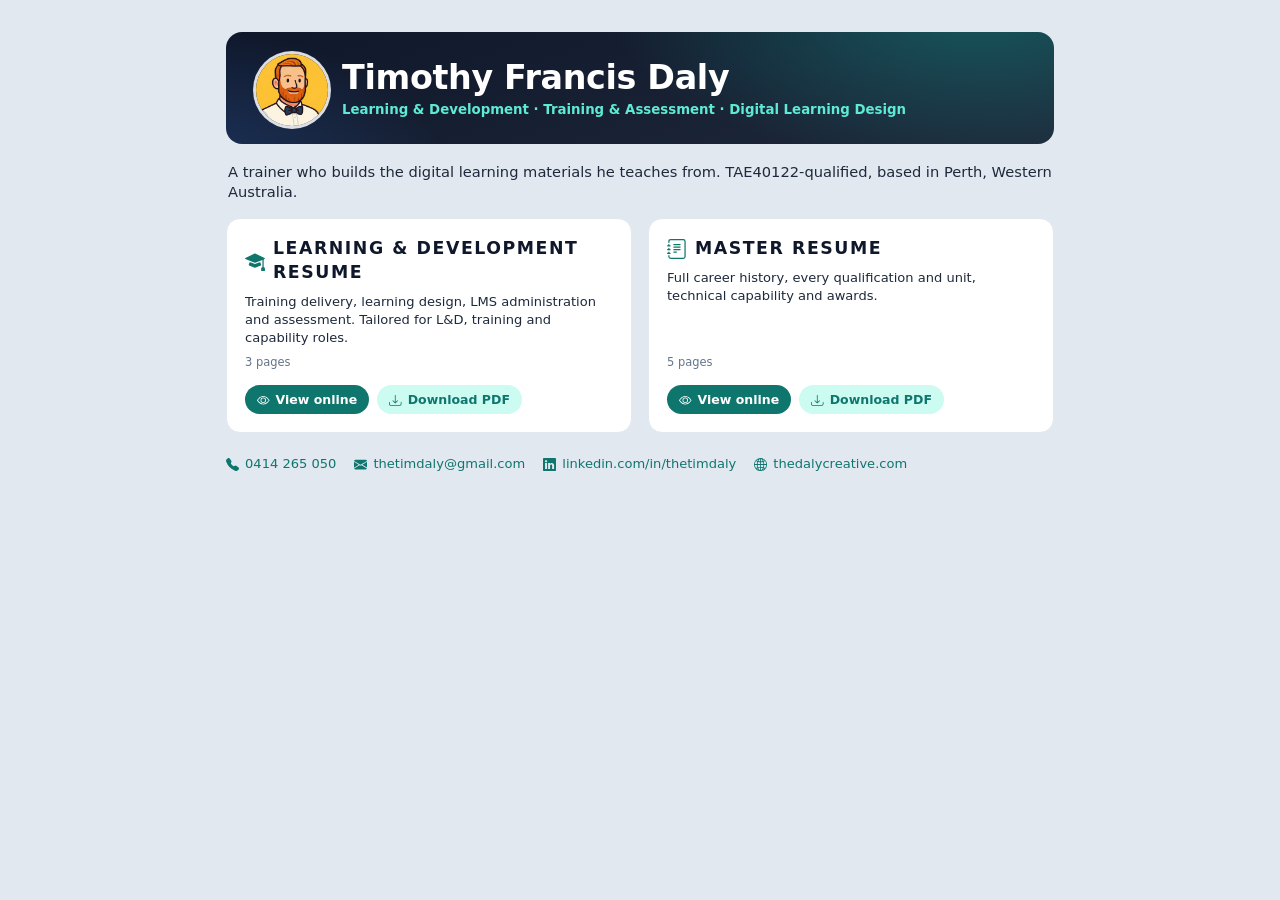
<file: index.html>
<!DOCTYPE html>
<html lang="en-AU">
<head>
<meta charset="utf-8">
<meta name="viewport" content="width=device-width, initial-scale=1">
<title>Timothy Daly · Resumes</title>
<meta name="description" content="Resumes of Timothy Daly, TAE40122-qualified learning and development professional in Perth, WA.">
<link rel="icon" type="image/png" href="assets/images/logo.png">
<link rel="stylesheet" href="assets/css/styles.css">
<script src="assets/js/scripts.js" defer></script>
</head>
<body>
<main class="landing">
  <header class="hero">
    <div class="landing-brand">
      <img src="assets/images/avatar.jpg" alt="Illustrated portrait of Timothy Daly">
      <div>
        <h1>Timothy Francis Daly</h1>
        <p class="tagline">Learning &amp; Development · Training &amp; Assessment · Digital Learning Design</p>
      </div>
    </div>
  </header>
  <p class="landing-intro">A trainer who builds the digital learning materials he teaches from. TAE40122-qualified, based in Perth, Western Australia.</p>
  <section class="resume-grid">
  <article class="resume-card">
    <h2><svg class="icon" viewBox="0 0 16 16" aria-hidden="true">
  <path d="M8.211 2.047a.5.5 0 0 0-.422 0l-7.5 3.5a.5.5 0 0 0 .025.917l7.5 3a.5.5 0 0 0 .372 0L14 7.14V13a1 1 0 0 0-1 1v2h3v-2a1 1 0 0 0-1-1V6.739l.686-.275a.5.5 0 0 0 .025-.917z"/>
  <path d="M4.176 9.032a.5.5 0 0 0-.656.327l-.5 1.7a.5.5 0 0 0 .294.605l4.5 1.8a.5.5 0 0 0 .372 0l4.5-1.8a.5.5 0 0 0 .294-.605l-.5-1.7a.5.5 0 0 0-.656-.327L8 10.466z"/>
</svg> Learning &amp; Development resume</h2>
    <p>Training delivery, learning design, LMS administration and assessment. Tailored for L&amp;D, training and capability roles.</p>
    <span class="meta">3 pages</span>
    <div class="actions">
      <a class="primary" href="ld-resume.html"><svg class="icon" viewBox="0 0 16 16" aria-hidden="true">
  <path d="M16 8s-3-5.5-8-5.5S0 8 0 8s3 5.5 8 5.5S16 8 16 8M1.173 8a13 13 0 0 1 1.66-2.043C4.12 4.668 5.88 3.5 8 3.5s3.879 1.168 5.168 2.457A13 13 0 0 1 14.828 8q-.086.13-.195.288c-.335.48-.83 1.12-1.465 1.755C11.879 11.332 10.119 12.5 8 12.5s-3.879-1.168-5.168-2.457A13 13 0 0 1 1.172 8z"/>
  <path d="M8 5.5a2.5 2.5 0 1 0 0 5 2.5 2.5 0 0 0 0-5M4.5 8a3.5 3.5 0 1 1 7 0 3.5 3.5 0 0 1-7 0"/>
</svg> View online</a>
      <a class="secondary" href="assets/pdf/Tim-Daly-Resume-Learning-and-Development.pdf" download><svg class="icon" viewBox="0 0 16 16" aria-hidden="true">
  <path d="M.5 9.9a.5.5 0 0 1 .5.5v2.5a1 1 0 0 0 1 1h12a1 1 0 0 0 1-1v-2.5a.5.5 0 0 1 1 0v2.5a2 2 0 0 1-2 2H2a2 2 0 0 1-2-2v-2.5a.5.5 0 0 1 .5-.5"/>
  <path d="M7.646 11.854a.5.5 0 0 0 .708 0l3-3a.5.5 0 0 0-.708-.708L8.5 10.293V1.5a.5.5 0 0 0-1 0v8.793L5.354 8.146a.5.5 0 1 0-.708.708z"/>
</svg> Download PDF</a>
    </div>
  </article>
  <article class="resume-card">
    <h2><svg class="icon" viewBox="0 0 16 16" aria-hidden="true">
  <path d="M5 10.5a.5.5 0 0 1 .5-.5h2a.5.5 0 0 1 0 1h-2a.5.5 0 0 1-.5-.5m0-2a.5.5 0 0 1 .5-.5h5a.5.5 0 0 1 0 1h-5a.5.5 0 0 1-.5-.5m0-2a.5.5 0 0 1 .5-.5h5a.5.5 0 0 1 0 1h-5a.5.5 0 0 1-.5-.5m0-2a.5.5 0 0 1 .5-.5h5a.5.5 0 0 1 0 1h-5a.5.5 0 0 1-.5-.5"/>
  <path d="M3 0h10a2 2 0 0 1 2 2v12a2 2 0 0 1-2 2H3a2 2 0 0 1-2-2v-1h1v1a1 1 0 0 0 1 1h10a1 1 0 0 0 1-1V2a1 1 0 0 0-1-1H3a1 1 0 0 0-1 1v1H1V2a2 2 0 0 1 2-2"/>
  <path d="M1 5v-.5a.5.5 0 0 1 1 0V5h.5a.5.5 0 0 1 0 1h-2a.5.5 0 0 1 0-1zm0 3v-.5a.5.5 0 0 1 1 0V8h.5a.5.5 0 0 1 0 1h-2a.5.5 0 0 1 0-1zm0 3v-.5a.5.5 0 0 1 1 0v.5h.5a.5.5 0 0 1 0 1h-2a.5.5 0 0 1 0-1z"/>
</svg> Master resume</h2>
    <p>Full career history, every qualification and unit, technical capability and awards.</p>
    <span class="meta">5 pages</span>
    <div class="actions">
      <a class="primary" href="master-resume.html"><svg class="icon" viewBox="0 0 16 16" aria-hidden="true">
  <path d="M16 8s-3-5.5-8-5.5S0 8 0 8s3 5.5 8 5.5S16 8 16 8M1.173 8a13 13 0 0 1 1.66-2.043C4.12 4.668 5.88 3.5 8 3.5s3.879 1.168 5.168 2.457A13 13 0 0 1 14.828 8q-.086.13-.195.288c-.335.48-.83 1.12-1.465 1.755C11.879 11.332 10.119 12.5 8 12.5s-3.879-1.168-5.168-2.457A13 13 0 0 1 1.172 8z"/>
  <path d="M8 5.5a2.5 2.5 0 1 0 0 5 2.5 2.5 0 0 0 0-5M4.5 8a3.5 3.5 0 1 1 7 0 3.5 3.5 0 0 1-7 0"/>
</svg> View online</a>
      <a class="secondary" href="assets/pdf/Tim-Daly-Master-Resume.pdf" download><svg class="icon" viewBox="0 0 16 16" aria-hidden="true">
  <path d="M.5 9.9a.5.5 0 0 1 .5.5v2.5a1 1 0 0 0 1 1h12a1 1 0 0 0 1-1v-2.5a.5.5 0 0 1 1 0v2.5a2 2 0 0 1-2 2H2a2 2 0 0 1-2-2v-2.5a.5.5 0 0 1 .5-.5"/>
  <path d="M7.646 11.854a.5.5 0 0 0 .708 0l3-3a.5.5 0 0 0-.708-.708L8.5 10.293V1.5a.5.5 0 0 0-1 0v8.793L5.354 8.146a.5.5 0 1 0-.708.708z"/>
</svg> Download PDF</a>
    </div>
  </article>
  </section>
  <ul class="landing-contact">
    <li><svg class="icon" viewBox="0 0 16 16" aria-hidden="true">
  <path fill-rule="evenodd" d="M1.885.511a1.745 1.745 0 0 1 2.61.163L6.29 2.98c.329.423.445.974.315 1.494l-.547 2.19a.68.68 0 0 0 .178.643l2.457 2.457a.68.68 0 0 0 .644.178l2.189-.547a1.75 1.75 0 0 1 1.494.315l2.306 1.794c.829.645.905 1.87.163 2.611l-1.034 1.034c-.74.74-1.846 1.065-2.877.702a18.6 18.6 0 0 1-7.01-4.42 18.6 18.6 0 0 1-4.42-7.009c-.362-1.03-.037-2.137.703-2.877z"/>
</svg> <a href="tel:+61414265050">0414 265 050</a></li>
    <li><svg class="icon" viewBox="0 0 16 16" aria-hidden="true">
  <path d="M.05 3.555A2 2 0 0 1 2 2h12a2 2 0 0 1 1.95 1.555L8 8.414zM0 4.697v7.104l5.803-3.558zM6.761 8.83l-6.57 4.027A2 2 0 0 0 2 14h12a2 2 0 0 0 1.808-1.144l-6.57-4.027L8 9.586zm3.436-.586L16 11.801V4.697z"/>
</svg> <a href="mailto:thetimdaly@gmail.com">thetimdaly@gmail.com</a></li>
    <li><svg class="icon" viewBox="0 0 16 16" aria-hidden="true">
  <path d="M0 1.146C0 .513.526 0 1.175 0h13.65C15.474 0 16 .513 16 1.146v13.708c0 .633-.526 1.146-1.175 1.146H1.175C.526 16 0 15.487 0 14.854zm4.943 12.248V6.169H2.542v7.225zm-1.2-8.212c.837 0 1.358-.554 1.358-1.248-.015-.709-.52-1.248-1.342-1.248S2.4 3.226 2.4 3.934c0 .694.521 1.248 1.327 1.248zm4.908 8.212V9.359c0-.216.016-.432.08-.586.173-.431.568-.878 1.232-.878.869 0 1.216.662 1.216 1.634v3.865h2.401V9.25c0-2.22-1.184-3.252-2.764-3.252-1.274 0-1.845.7-2.165 1.193v.025h-.016l.016-.025V6.169h-2.4c.03.678 0 7.225 0 7.225z"/>
</svg> <a href="https://linkedin.com/in/thetimdaly">linkedin.com/in/thetimdaly</a></li>
    <li><svg class="icon" viewBox="0 0 16 16" aria-hidden="true">
  <path d="M0 8a8 8 0 1 1 16 0A8 8 0 0 1 0 8m7.5-6.923c-.67.204-1.335.82-1.887 1.855q-.215.403-.395.872c.705.157 1.472.257 2.282.287zM4.249 3.539q.214-.577.481-1.078a7 7 0 0 1 .597-.933A7 7 0 0 0 3.051 3.05q.544.277 1.198.49zM3.509 7.5c.036-1.07.188-2.087.436-3.008a9 9 0 0 1-1.565-.667A6.96 6.96 0 0 0 1.018 7.5zm1.4-2.741a12.3 12.3 0 0 0-.4 2.741H7.5V5.091c-.91-.03-1.783-.145-2.591-.332M8.5 5.09V7.5h2.99a12.3 12.3 0 0 0-.399-2.741c-.808.187-1.681.301-2.591.332zM4.51 8.5c.035.987.176 1.914.399 2.741A13.6 13.6 0 0 1 7.5 10.91V8.5zm3.99 0v2.409c.91.03 1.783.145 2.591.332.223-.827.364-1.754.4-2.741zm-3.282 3.696q.18.469.395.872c.552 1.035 1.218 1.65 1.887 1.855V11.91c-.81.03-1.577.13-2.282.287zm.11 2.276a7 7 0 0 1-.598-.933 9 9 0 0 1-.481-1.079 8.4 8.4 0 0 0-1.198.49 7 7 0 0 0 2.276 1.522zm-1.383-2.964A13.4 13.4 0 0 1 3.508 8.5h-2.49a6.96 6.96 0 0 0 1.362 3.675c.47-.258.995-.482 1.565-.667m6.728 2.964a7 7 0 0 0 2.275-1.521 8.4 8.4 0 0 0-1.197-.49 9 9 0 0 1-.481 1.078 7 7 0 0 1-.597.933M8.5 11.909v3.014c.67-.204 1.335-.82 1.887-1.855q.216-.403.395-.872A12.6 12.6 0 0 0 8.5 11.91zm3.555-.401c.57.185 1.095.409 1.565.667A6.96 6.96 0 0 0 14.982 8.5h-2.49a13.4 13.4 0 0 1-.437 3.008M14.982 7.5a6.96 6.96 0 0 0-1.362-3.675c-.47.258-.995.482-1.565.667.248.92.4 1.938.437 3.008zM11.27 2.461q.266.502.482 1.078a8.4 8.4 0 0 0 1.196-.49 7 7 0 0 0-2.275-1.52c.218.283.418.597.597.932m-.488 1.343a8 8 0 0 0-.395-.872C9.835 1.897 9.17 1.282 8.5 1.077V4.09c.81-.03 1.577-.13 2.282-.287z"/>
</svg> <a href="https://thedalycreative.com">thedalycreative.com</a></li>
  </ul>
</main>
</body>
</html>
</file>
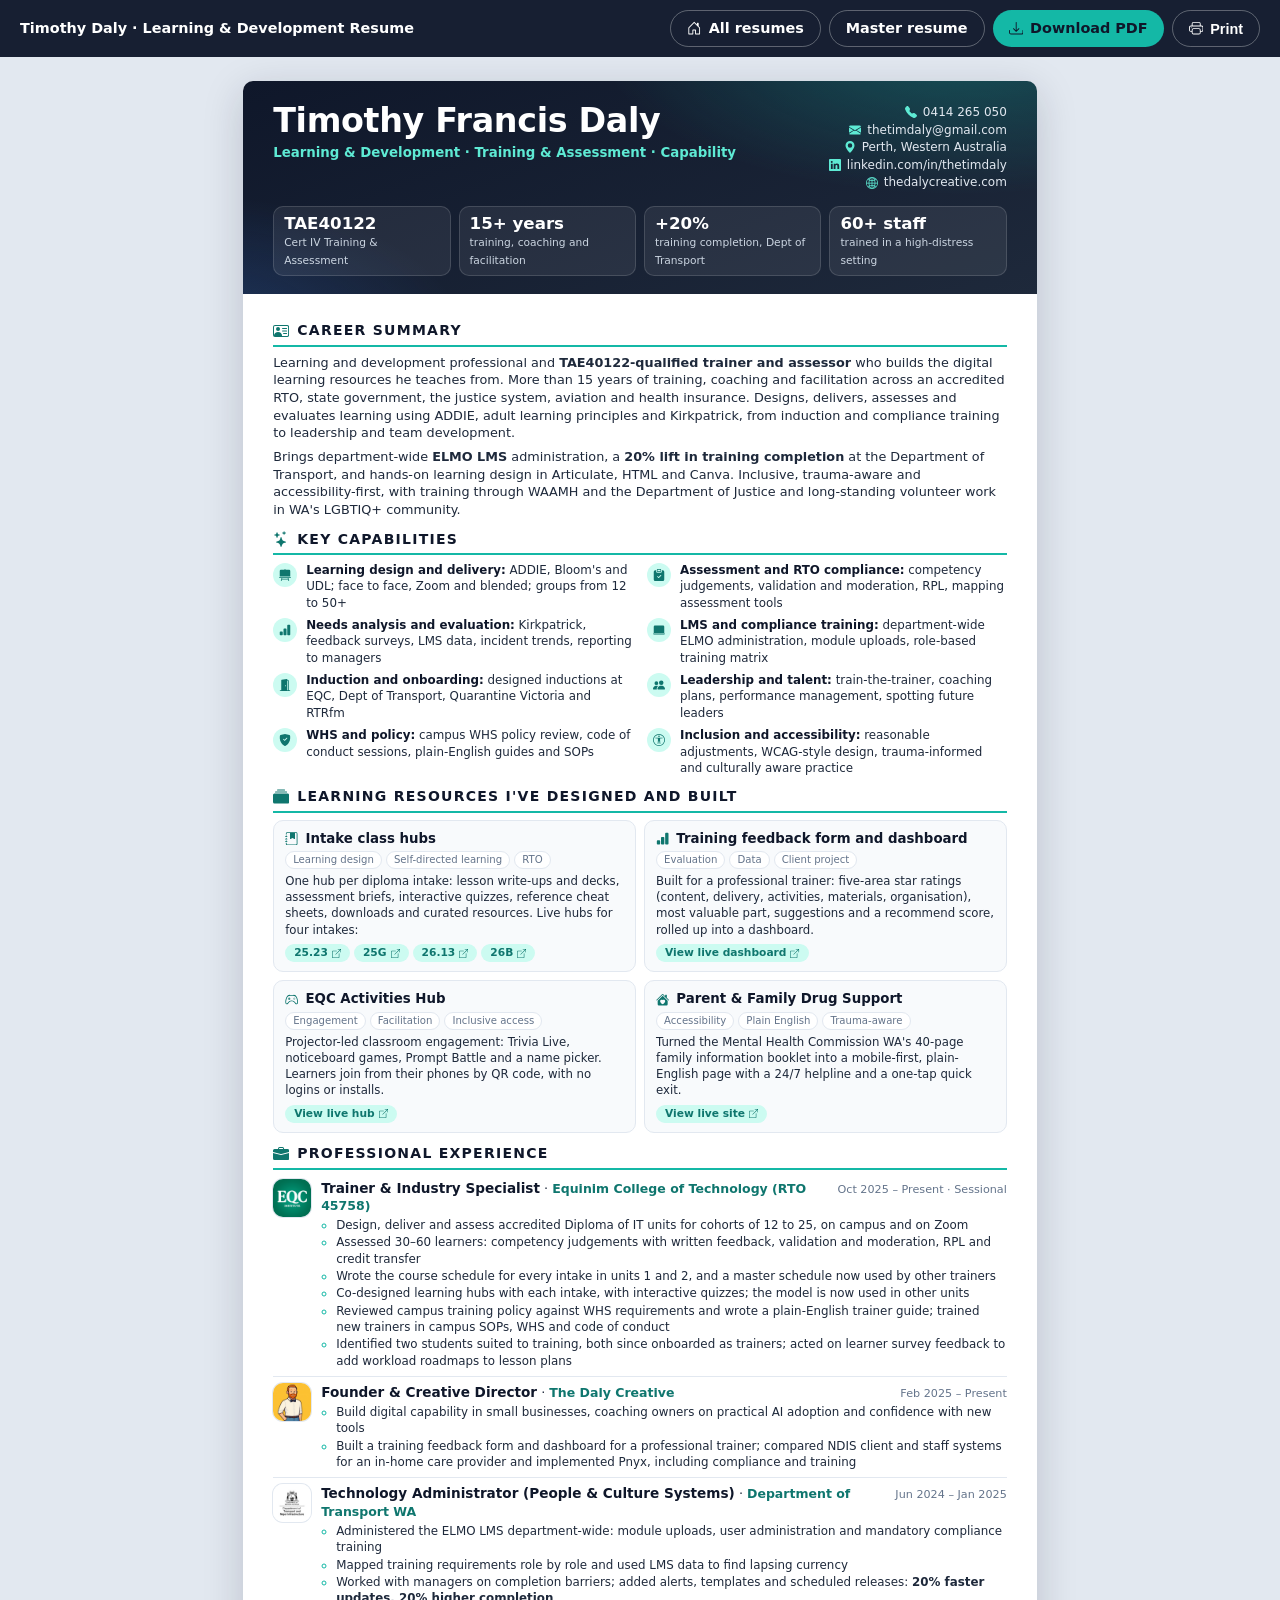
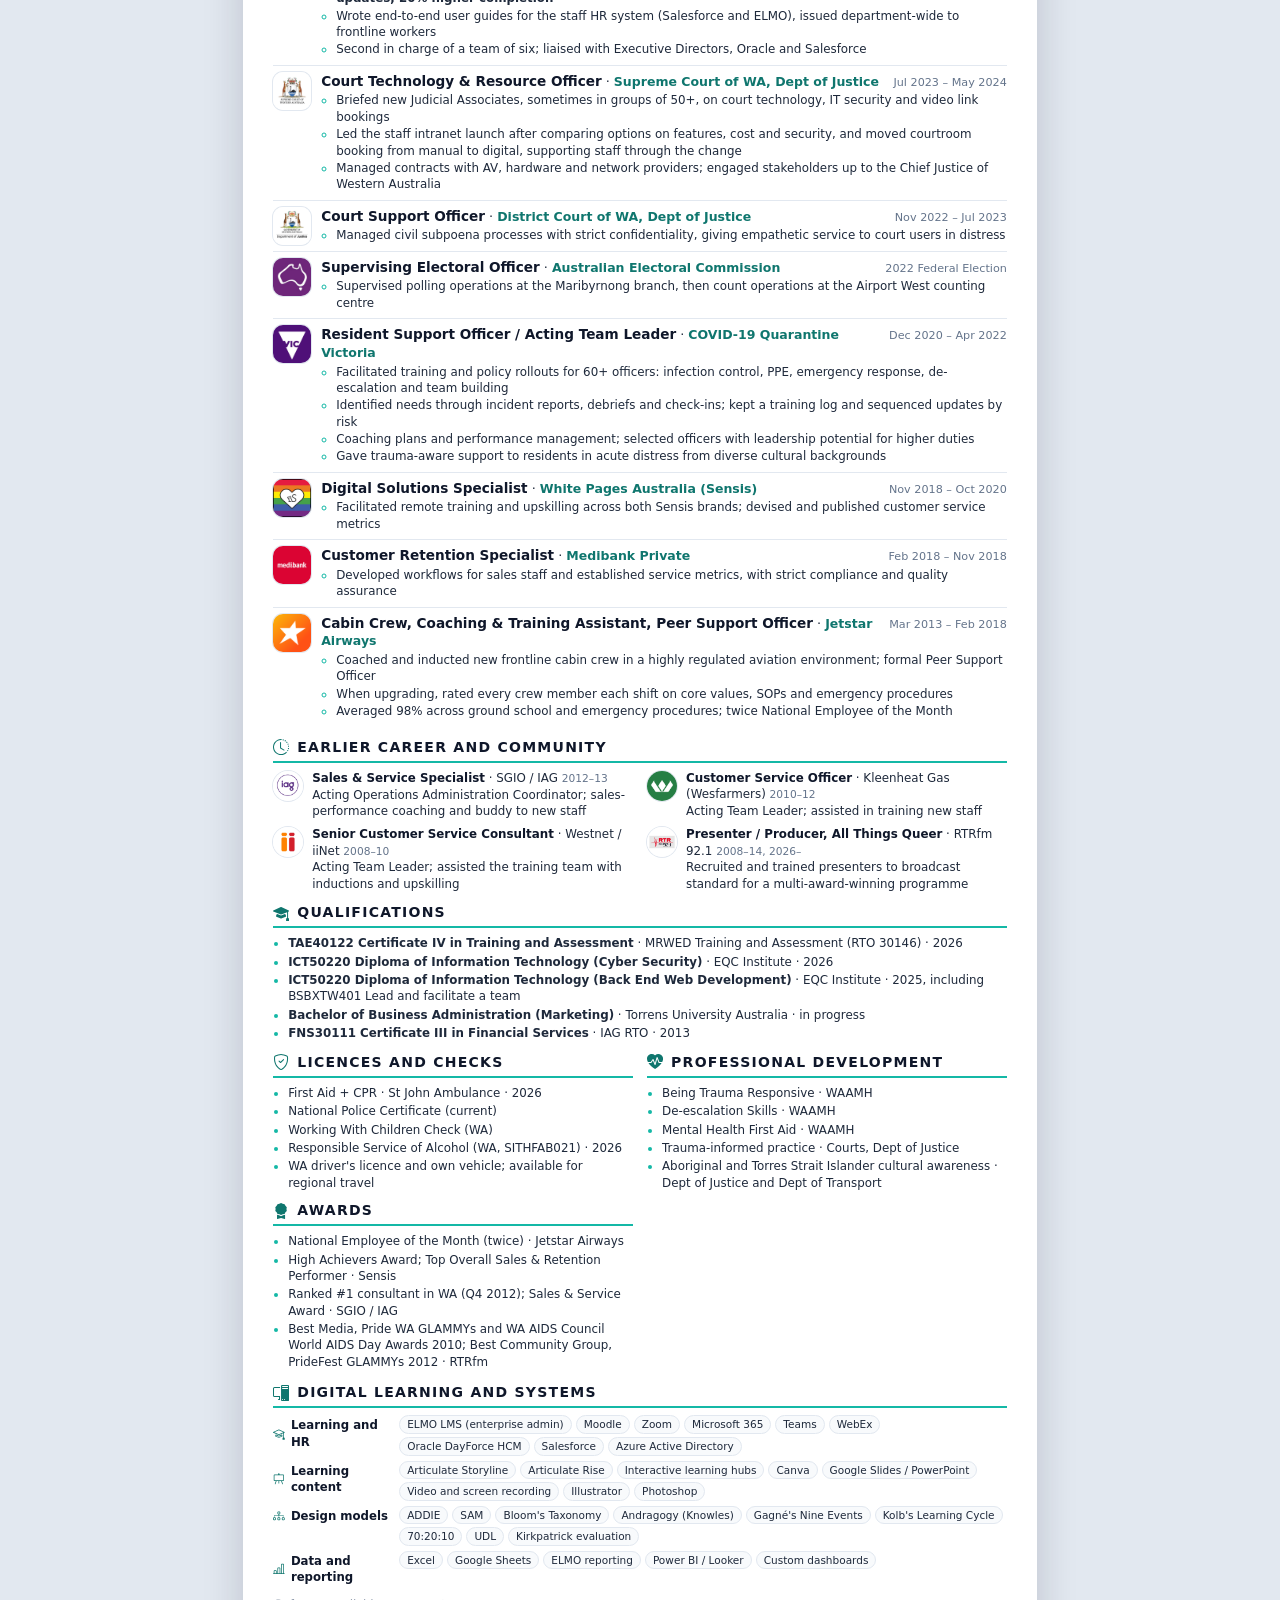
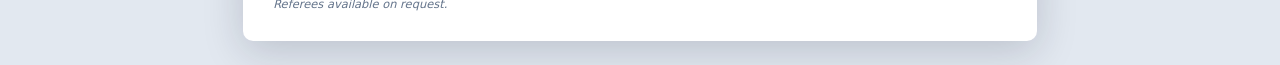
<file: ld-resume.html>
<!DOCTYPE html>
<html lang="en-AU">
<head>
<meta charset="utf-8">
<meta name="viewport" content="width=device-width, initial-scale=1">
<title>Timothy Daly · Learning &amp; Development Resume</title>
<meta name="description" content="Resume of Timothy Daly, TAE40122-qualified learning and development professional in Perth, WA.">
<link rel="icon" type="image/png" href="assets/images/logo.png">
<link rel="stylesheet" href="assets/css/styles.css">
<script src="assets/js/scripts.js" defer></script>
</head>
<body>
<div class="toolbar">
  <strong>Timothy Daly · Learning &amp; Development Resume</strong>
  <span class="toolbar-actions">
    <a class="btn btn-ghost" href="index.html"><svg class="icon" viewBox="0 0 16 16" aria-hidden="true">
  <path d="M8.354 1.146a.5.5 0 0 0-.708 0l-6 6A.5.5 0 0 0 1.5 7.5v7a.5.5 0 0 0 .5.5h4.5a.5.5 0 0 0 .5-.5v-4h2v4a.5.5 0 0 0 .5.5H14a.5.5 0 0 0 .5-.5v-7a.5.5 0 0 0-.146-.354L13 5.793V2.5a.5.5 0 0 0-.5-.5h-1a.5.5 0 0 0-.5.5v1.293zM2.5 14V7.707l5.5-5.5 5.5 5.5V14H10v-4a.5.5 0 0 0-.5-.5h-3a.5.5 0 0 0-.5.5v4z"/>
</svg> All resumes</a>
    <a class="btn btn-ghost" href="master-resume.html">Master resume</a>
    <a class="btn" href="assets/pdf/Tim-Daly-Resume-Learning-and-Development.pdf" download><svg class="icon" viewBox="0 0 16 16" aria-hidden="true">
  <path d="M.5 9.9a.5.5 0 0 1 .5.5v2.5a1 1 0 0 0 1 1h12a1 1 0 0 0 1-1v-2.5a.5.5 0 0 1 1 0v2.5a2 2 0 0 1-2 2H2a2 2 0 0 1-2-2v-2.5a.5.5 0 0 1 .5-.5"/>
  <path d="M7.646 11.854a.5.5 0 0 0 .708 0l3-3a.5.5 0 0 0-.708-.708L8.5 10.293V1.5a.5.5 0 0 0-1 0v8.793L5.354 8.146a.5.5 0 1 0-.708.708z"/>
</svg> Download PDF</a>
    <button class="btn btn-ghost" type="button" data-action="print"><svg class="icon" viewBox="0 0 16 16" aria-hidden="true">
  <path d="M2.5 8a.5.5 0 1 0 0-1 .5.5 0 0 0 0 1"/>
  <path d="M5 1a2 2 0 0 0-2 2v2H2a2 2 0 0 0-2 2v3a2 2 0 0 0 2 2h1v1a2 2 0 0 0 2 2h6a2 2 0 0 0 2-2v-1h1a2 2 0 0 0 2-2V7a2 2 0 0 0-2-2h-1V3a2 2 0 0 0-2-2zM4 3a1 1 0 0 1 1-1h6a1 1 0 0 1 1 1v2H4zm1 5a2 2 0 0 0-2 2v1H2a1 1 0 0 1-1-1V7a1 1 0 0 1 1-1h12a1 1 0 0 1 1 1v3a1 1 0 0 1-1 1h-1v-1a2 2 0 0 0-2-2zm7 2v3a1 1 0 0 1-1 1H5a1 1 0 0 1-1-1v-3a1 1 0 0 1 1-1h6a1 1 0 0 1 1 1"/>
</svg> Print</button>
  </span>
</div>
<div class="page">
<header class="hero">
  <div class="hero-top">
    <div>
      <h1>Timothy Francis Daly</h1>
      <p class="tagline">Learning &amp; Development · Training &amp; Assessment · Capability</p>
    </div>
    <ul class="contact">
      <li><svg class="icon" viewBox="0 0 16 16" aria-hidden="true">
  <path fill-rule="evenodd" d="M1.885.511a1.745 1.745 0 0 1 2.61.163L6.29 2.98c.329.423.445.974.315 1.494l-.547 2.19a.68.68 0 0 0 .178.643l2.457 2.457a.68.68 0 0 0 .644.178l2.189-.547a1.75 1.75 0 0 1 1.494.315l2.306 1.794c.829.645.905 1.87.163 2.611l-1.034 1.034c-.74.74-1.846 1.065-2.877.702a18.6 18.6 0 0 1-7.01-4.42 18.6 18.6 0 0 1-4.42-7.009c-.362-1.03-.037-2.137.703-2.877z"/>
</svg> <a href="tel:+61414265050">0414 265 050</a></li>
      <li><svg class="icon" viewBox="0 0 16 16" aria-hidden="true">
  <path d="M.05 3.555A2 2 0 0 1 2 2h12a2 2 0 0 1 1.95 1.555L8 8.414zM0 4.697v7.104l5.803-3.558zM6.761 8.83l-6.57 4.027A2 2 0 0 0 2 14h12a2 2 0 0 0 1.808-1.144l-6.57-4.027L8 9.586zm3.436-.586L16 11.801V4.697z"/>
</svg> <a href="mailto:thetimdaly@gmail.com">thetimdaly@gmail.com</a></li>
      <li><svg class="icon" viewBox="0 0 16 16" aria-hidden="true">
  <path d="M8 16s6-5.686 6-10A6 6 0 0 0 2 6c0 4.314 6 10 6 10m0-7a3 3 0 1 1 0-6 3 3 0 0 1 0 6"/>
</svg> Perth, Western Australia</li>
      <li><svg class="icon" viewBox="0 0 16 16" aria-hidden="true">
  <path d="M0 1.146C0 .513.526 0 1.175 0h13.65C15.474 0 16 .513 16 1.146v13.708c0 .633-.526 1.146-1.175 1.146H1.175C.526 16 0 15.487 0 14.854zm4.943 12.248V6.169H2.542v7.225zm-1.2-8.212c.837 0 1.358-.554 1.358-1.248-.015-.709-.52-1.248-1.342-1.248S2.4 3.226 2.4 3.934c0 .694.521 1.248 1.327 1.248zm4.908 8.212V9.359c0-.216.016-.432.08-.586.173-.431.568-.878 1.232-.878.869 0 1.216.662 1.216 1.634v3.865h2.401V9.25c0-2.22-1.184-3.252-2.764-3.252-1.274 0-1.845.7-2.165 1.193v.025h-.016l.016-.025V6.169h-2.4c.03.678 0 7.225 0 7.225z"/>
</svg> <a href="https://linkedin.com/in/thetimdaly">linkedin.com/in/thetimdaly</a></li>
      <li><svg class="icon" viewBox="0 0 16 16" aria-hidden="true">
  <path d="M0 8a8 8 0 1 1 16 0A8 8 0 0 1 0 8m7.5-6.923c-.67.204-1.335.82-1.887 1.855q-.215.403-.395.872c.705.157 1.472.257 2.282.287zM4.249 3.539q.214-.577.481-1.078a7 7 0 0 1 .597-.933A7 7 0 0 0 3.051 3.05q.544.277 1.198.49zM3.509 7.5c.036-1.07.188-2.087.436-3.008a9 9 0 0 1-1.565-.667A6.96 6.96 0 0 0 1.018 7.5zm1.4-2.741a12.3 12.3 0 0 0-.4 2.741H7.5V5.091c-.91-.03-1.783-.145-2.591-.332M8.5 5.09V7.5h2.99a12.3 12.3 0 0 0-.399-2.741c-.808.187-1.681.301-2.591.332zM4.51 8.5c.035.987.176 1.914.399 2.741A13.6 13.6 0 0 1 7.5 10.91V8.5zm3.99 0v2.409c.91.03 1.783.145 2.591.332.223-.827.364-1.754.4-2.741zm-3.282 3.696q.18.469.395.872c.552 1.035 1.218 1.65 1.887 1.855V11.91c-.81.03-1.577.13-2.282.287zm.11 2.276a7 7 0 0 1-.598-.933 9 9 0 0 1-.481-1.079 8.4 8.4 0 0 0-1.198.49 7 7 0 0 0 2.276 1.522zm-1.383-2.964A13.4 13.4 0 0 1 3.508 8.5h-2.49a6.96 6.96 0 0 0 1.362 3.675c.47-.258.995-.482 1.565-.667m6.728 2.964a7 7 0 0 0 2.275-1.521 8.4 8.4 0 0 0-1.197-.49 9 9 0 0 1-.481 1.078 7 7 0 0 1-.597.933M8.5 11.909v3.014c.67-.204 1.335-.82 1.887-1.855q.216-.403.395-.872A12.6 12.6 0 0 0 8.5 11.91zm3.555-.401c.57.185 1.095.409 1.565.667A6.96 6.96 0 0 0 14.982 8.5h-2.49a13.4 13.4 0 0 1-.437 3.008M14.982 7.5a6.96 6.96 0 0 0-1.362-3.675c-.47.258-.995.482-1.565.667.248.92.4 1.938.437 3.008zM11.27 2.461q.266.502.482 1.078a8.4 8.4 0 0 0 1.196-.49 7 7 0 0 0-2.275-1.52c.218.283.418.597.597.932m-.488 1.343a8 8 0 0 0-.395-.872C9.835 1.897 9.17 1.282 8.5 1.077V4.09c.81-.03 1.577-.13 2.282-.287z"/>
</svg> <a href="https://thedalycreative.com">thedalycreative.com</a></li>
    </ul>
  </div>
  <div class="stats"><div class="stat"><b>TAE40122</b><span>Cert IV Training &amp; Assessment</span></div><div class="stat"><b>15+ years</b><span>training, coaching and facilitation</span></div><div class="stat"><b>+20%</b><span>training completion, Dept of Transport</span></div><div class="stat"><b>60+ staff</b><span>trained in a high-distress setting</span></div></div>
</header>
<main>
<section>
  <h2><svg class="icon" viewBox="0 0 16 16" aria-hidden="true">
  <path d="M5 8a2 2 0 1 0 0-4 2 2 0 0 0 0 4m4-2.5a.5.5 0 0 1 .5-.5h4a.5.5 0 0 1 0 1h-4a.5.5 0 0 1-.5-.5M9 8a.5.5 0 0 1 .5-.5h4a.5.5 0 0 1 0 1h-4A.5.5 0 0 1 9 8m1 2.5a.5.5 0 0 1 .5-.5h3a.5.5 0 0 1 0 1h-3a.5.5 0 0 1-.5-.5"/>
  <path d="M2 2a2 2 0 0 0-2 2v8a2 2 0 0 0 2 2h12a2 2 0 0 0 2-2V4a2 2 0 0 0-2-2zM1 4a1 1 0 0 1 1-1h12a1 1 0 0 1 1 1v8a1 1 0 0 1-1 1H8.96q.04-.245.04-.5C9 10.567 7.21 9 5 9c-2.086 0-3.8 1.398-3.984 3.181A1 1 0 0 1 1 12z"/>
</svg> Career summary</h2>
  <p>Learning and development professional and <b>TAE40122-qualified trainer and assessor</b> who builds the digital learning resources he teaches from. More than 15 years of training, coaching and facilitation across an accredited RTO, state government, the justice system, aviation and health insurance. Designs, delivers, assesses and evaluates learning using ADDIE, adult learning principles and Kirkpatrick, from induction and compliance training to leadership and team development.</p>
  <p>Brings department-wide <b>ELMO LMS</b> administration, a <b>20% lift in training completion</b> at the Department of Transport, and hands-on learning design in Articulate, HTML and Canva. Inclusive, trauma-aware and accessibility-first, with training through WAAMH and the Department of Justice and long-standing volunteer work in WA's LGBTIQ+ community.</p>
</section>
<section>
  <h2><svg class="icon" viewBox="0 0 16 16" aria-hidden="true">
  <path d="M7.657 6.247c.11-.33.576-.33.686 0l.645 1.937a2.89 2.89 0 0 0 1.829 1.828l1.936.645c.33.11.33.576 0 .686l-1.937.645a2.89 2.89 0 0 0-1.828 1.829l-.645 1.936a.361.361 0 0 1-.686 0l-.645-1.937a2.89 2.89 0 0 0-1.828-1.828l-1.937-.645a.361.361 0 0 1 0-.686l1.937-.645a2.89 2.89 0 0 0 1.828-1.828zM3.794 1.148a.217.217 0 0 1 .412 0l.387 1.162c.173.518.579.924 1.097 1.097l1.162.387a.217.217 0 0 1 0 .412l-1.162.387A1.73 1.73 0 0 0 4.593 5.69l-.387 1.162a.217.217 0 0 1-.412 0L3.407 5.69A1.73 1.73 0 0 0 2.31 4.593l-1.162-.387a.217.217 0 0 1 0-.412l1.162-.387A1.73 1.73 0 0 0 3.407 2.31zM10.863.099a.145.145 0 0 1 .274 0l.258.774c.115.346.386.617.732.732l.774.258a.145.145 0 0 1 0 .274l-.774.258a1.16 1.16 0 0 0-.732.732l-.258.774a.145.145 0 0 1-.274 0l-.258-.774a1.16 1.16 0 0 0-.732-.732L9.1 2.137a.145.145 0 0 1 0-.274l.774-.258c.346-.115.617-.386.732-.732z"/>
</svg> Key capabilities</h2>
  <ul class="caps"><li><span class="ic"><svg class="icon" viewBox="0 0 16 16" aria-hidden="true">
  <path d="M8.447.276a.5.5 0 0 0-.894 0L7.19 1H2.5A1.5 1.5 0 0 0 1 2.5V10h14V2.5A1.5 1.5 0 0 0 13.5 1H8.809z"/>
  <path fill-rule="evenodd" d="M.5 11a.5.5 0 0 0 0 1h2.86l-.845 3.379a.5.5 0 0 0 .97.242L3.89 14h8.22l.405 1.621a.5.5 0 0 0 .97-.242L12.64 12h2.86a.5.5 0 0 0 0-1zm3.64 2 .25-1h7.22l.25 1z"/>
</svg></span><div><b>Learning design and delivery:</b> ADDIE, Bloom's and UDL; face to face, Zoom and blended; groups from 12 to 50+</div></li><li><span class="ic"><svg class="icon" viewBox="0 0 16 16" aria-hidden="true">
  <path d="M6.5 0A1.5 1.5 0 0 0 5 1.5v1A1.5 1.5 0 0 0 6.5 4h3A1.5 1.5 0 0 0 11 2.5v-1A1.5 1.5 0 0 0 9.5 0zm3 1a.5.5 0 0 1 .5.5v1a.5.5 0 0 1-.5.5h-3a.5.5 0 0 1-.5-.5v-1a.5.5 0 0 1 .5-.5z"/>
  <path d="M4 1.5H3a2 2 0 0 0-2 2V14a2 2 0 0 0 2 2h10a2 2 0 0 0 2-2V3.5a2 2 0 0 0-2-2h-1v1A2.5 2.5 0 0 1 9.5 5h-3A2.5 2.5 0 0 1 4 2.5zm6.854 7.354-3 3a.5.5 0 0 1-.708 0l-1.5-1.5a.5.5 0 0 1 .708-.708L7.5 10.793l2.646-2.647a.5.5 0 0 1 .708.708"/>
</svg></span><div><b>Assessment and RTO compliance:</b> competency judgements, validation and moderation, RPL, mapping assessment tools</div></li><li><span class="ic"><svg class="icon" viewBox="0 0 16 16" aria-hidden="true">
  <path d="M1 11a1 1 0 0 1 1-1h2a1 1 0 0 1 1 1v3a1 1 0 0 1-1 1H2a1 1 0 0 1-1-1zm5-4a1 1 0 0 1 1-1h2a1 1 0 0 1 1 1v7a1 1 0 0 1-1 1H7a1 1 0 0 1-1-1zm5-5a1 1 0 0 1 1-1h2a1 1 0 0 1 1 1v12a1 1 0 0 1-1 1h-2a1 1 0 0 1-1-1z"/>
</svg></span><div><b>Needs analysis and evaluation:</b> Kirkpatrick, feedback surveys, LMS data, incident trends, reporting to managers</div></li><li><span class="ic"><svg class="icon" viewBox="0 0 16 16" aria-hidden="true">
  <path d="M2.5 2A1.5 1.5 0 0 0 1 3.5V12h14V3.5A1.5 1.5 0 0 0 13.5 2zM0 12.5h16a1.5 1.5 0 0 1-1.5 1.5h-13A1.5 1.5 0 0 1 0 12.5"/>
</svg></span><div><b>LMS and compliance training:</b> department-wide ELMO administration, module uploads, role-based training matrix</div></li><li><span class="ic"><svg class="icon" viewBox="0 0 16 16" aria-hidden="true">
  <path d="M1.5 15a.5.5 0 0 0 0 1h13a.5.5 0 0 0 0-1H13V2.5A1.5 1.5 0 0 0 11.5 1H11V.5a.5.5 0 0 0-.57-.495l-7 1A.5.5 0 0 0 3 1.5V15zM11 2h.5a.5.5 0 0 1 .5.5V15h-1zm-2.5 8c-.276 0-.5-.448-.5-1s.224-1 .5-1 .5.448.5 1-.224 1-.5 1"/>
</svg></span><div><b>Induction and onboarding:</b> designed inductions at EQC, Dept of Transport, Quarantine Victoria and RTRfm</div></li><li><span class="ic"><svg class="icon" viewBox="0 0 16 16" aria-hidden="true">
  <path d="M7 14s-1 0-1-1 1-4 5-4 5 3 5 4-1 1-1 1zm4-6a3 3 0 1 0 0-6 3 3 0 0 0 0 6m-5.784 6A2.24 2.24 0 0 1 5 13c0-1.355.68-2.75 1.936-3.72A6.3 6.3 0 0 0 5 9c-4 0-5 3-5 4s1 1 1 1zM4.5 8a2.5 2.5 0 1 0 0-5 2.5 2.5 0 0 0 0 5"/>
</svg></span><div><b>Leadership and talent:</b> train-the-trainer, coaching plans, performance management, spotting future leaders</div></li><li><span class="ic"><svg class="icon" viewBox="0 0 16 16" aria-hidden="true">
  <path fill-rule="evenodd" d="M8 0c-.69 0-1.843.265-2.928.56-1.11.3-2.229.655-2.887.87a1.54 1.54 0 0 0-1.044 1.262c-.596 4.477.787 7.795 2.465 9.99a11.8 11.8 0 0 0 2.517 2.453c.386.273.744.482 1.048.625.28.132.581.24.829.24s.548-.108.829-.24a7 7 0 0 0 1.048-.625 11.8 11.8 0 0 0 2.517-2.453c1.678-2.195 3.061-5.513 2.465-9.99a1.54 1.54 0 0 0-1.044-1.263 63 63 0 0 0-2.887-.87C9.843.266 8.69 0 8 0m2.146 5.146a.5.5 0 0 1 .708.708l-3 3a.5.5 0 0 1-.708 0l-1.5-1.5a.5.5 0 1 1 .708-.708L7.5 7.793z"/>
</svg></span><div><b>WHS and policy:</b> campus WHS policy review, code of conduct sessions, plain-English guides and SOPs</div></li><li><span class="ic"><svg class="icon" viewBox="0 0 16 16" aria-hidden="true">
  <path d="M8 4.143A1.071 1.071 0 1 0 8 2a1.071 1.071 0 0 0 0 2.143m-4.668 1.47 3.24.316v2.5l-.323 4.585A.383.383 0 0 0 7 13.14l.826-4.017c.045-.18.301-.18.346 0L9 13.139a.383.383 0 0 0 .752-.125L9.43 8.43v-2.5l3.239-.316a.38.38 0 0 0-.047-.756H3.379a.38.38 0 0 0-.047.756Z"/>
  <path d="M8 0a8 8 0 1 0 0 16A8 8 0 0 0 8 0M1 8a7 7 0 1 1 14 0A7 7 0 0 1 1 8"/>
</svg></span><div><b>Inclusion and accessibility:</b> reasonable adjustments, WCAG-style design, trauma-informed and culturally aware practice</div></li></ul>
</section>
<section>
  <h2><svg class="icon" viewBox="0 0 16 16" aria-hidden="true">
  <path d="M0 13a1.5 1.5 0 0 0 1.5 1.5h13A1.5 1.5 0 0 0 16 13V6a1.5 1.5 0 0 0-1.5-1.5h-13A1.5 1.5 0 0 0 0 6zM2 3a.5.5 0 0 0 .5.5h11a.5.5 0 0 0 0-1h-11A.5.5 0 0 0 2 3m2-2a.5.5 0 0 0 .5.5h7a.5.5 0 0 0 0-1h-7A.5.5 0 0 0 4 1"/>
</svg> Learning resources I've designed and built</h2>
  <div class="showcase"><article class="card"><h3><svg class="icon" viewBox="0 0 16 16" aria-hidden="true">
  <path fill-rule="evenodd" d="M6 1h6v7a.5.5 0 0 1-.757.429L9 7.083 6.757 8.43A.5.5 0 0 1 6 8z"/>
  <path d="M3 0h10a2 2 0 0 1 2 2v12a2 2 0 0 1-2 2H3a2 2 0 0 1-2-2v-1h1v1a1 1 0 0 0 1 1h10a1 1 0 0 0 1-1V2a1 1 0 0 0-1-1H3a1 1 0 0 0-1 1v1H1V2a2 2 0 0 1 2-2"/>
  <path d="M1 5v-.5a.5.5 0 0 1 1 0V5h.5a.5.5 0 0 1 0 1h-2a.5.5 0 0 1 0-1zm0 3v-.5a.5.5 0 0 1 1 0V8h.5a.5.5 0 0 1 0 1h-2a.5.5 0 0 1 0-1zm0 3v-.5a.5.5 0 0 1 1 0v.5h.5a.5.5 0 0 1 0 1h-2a.5.5 0 0 1 0-1z"/>
</svg> Intake class hubs</h3><div class="tags"><span class="tag">Learning design</span><span class="tag">Self-directed learning</span><span class="tag">RTO</span></div><p>One hub per diploma intake: lesson write-ups and decks, assessment briefs, interactive quizzes, reference cheat sheets, downloads and curated resources. Live hubs for four intakes:</p><div class="link"><a class="pill" href="https://eqc-hub-2523.vercel.app">25.23 <svg class="icon" viewBox="0 0 16 16" aria-hidden="true">
  <path fill-rule="evenodd" d="M8.636 3.5a.5.5 0 0 0-.5-.5H1.5A1.5 1.5 0 0 0 0 4.5v10A1.5 1.5 0 0 0 1.5 16h10a1.5 1.5 0 0 0 1.5-1.5V7.864a.5.5 0 0 0-1 0V14.5a.5.5 0 0 1-.5.5h-10a.5.5 0 0 1-.5-.5v-10a.5.5 0 0 1 .5-.5h6.636a.5.5 0 0 0 .5-.5"/>
  <path fill-rule="evenodd" d="M16 .5a.5.5 0 0 0-.5-.5h-5a.5.5 0 0 0 0 1h3.793L6.146 9.146a.5.5 0 1 0 .708.708L15 1.707V5.5a.5.5 0 0 0 1 0z"/>
</svg></a><a class="pill" href="https://eqc-hub-25g.vercel.app">25G <svg class="icon" viewBox="0 0 16 16" aria-hidden="true">
  <path fill-rule="evenodd" d="M8.636 3.5a.5.5 0 0 0-.5-.5H1.5A1.5 1.5 0 0 0 0 4.5v10A1.5 1.5 0 0 0 1.5 16h10a1.5 1.5 0 0 0 1.5-1.5V7.864a.5.5 0 0 0-1 0V14.5a.5.5 0 0 1-.5.5h-10a.5.5 0 0 1-.5-.5v-10a.5.5 0 0 1 .5-.5h6.636a.5.5 0 0 0 .5-.5"/>
  <path fill-rule="evenodd" d="M16 .5a.5.5 0 0 0-.5-.5h-5a.5.5 0 0 0 0 1h3.793L6.146 9.146a.5.5 0 1 0 .708.708L15 1.707V5.5a.5.5 0 0 0 1 0z"/>
</svg></a><a class="pill" href="https://eqc-hub-2613.vercel.app">26.13 <svg class="icon" viewBox="0 0 16 16" aria-hidden="true">
  <path fill-rule="evenodd" d="M8.636 3.5a.5.5 0 0 0-.5-.5H1.5A1.5 1.5 0 0 0 0 4.5v10A1.5 1.5 0 0 0 1.5 16h10a1.5 1.5 0 0 0 1.5-1.5V7.864a.5.5 0 0 0-1 0V14.5a.5.5 0 0 1-.5.5h-10a.5.5 0 0 1-.5-.5v-10a.5.5 0 0 1 .5-.5h6.636a.5.5 0 0 0 .5-.5"/>
  <path fill-rule="evenodd" d="M16 .5a.5.5 0 0 0-.5-.5h-5a.5.5 0 0 0 0 1h3.793L6.146 9.146a.5.5 0 1 0 .708.708L15 1.707V5.5a.5.5 0 0 0 1 0z"/>
</svg></a><a class="pill" href="https://eqc-hub-26b.vercel.app">26B <svg class="icon" viewBox="0 0 16 16" aria-hidden="true">
  <path fill-rule="evenodd" d="M8.636 3.5a.5.5 0 0 0-.5-.5H1.5A1.5 1.5 0 0 0 0 4.5v10A1.5 1.5 0 0 0 1.5 16h10a1.5 1.5 0 0 0 1.5-1.5V7.864a.5.5 0 0 0-1 0V14.5a.5.5 0 0 1-.5.5h-10a.5.5 0 0 1-.5-.5v-10a.5.5 0 0 1 .5-.5h6.636a.5.5 0 0 0 .5-.5"/>
  <path fill-rule="evenodd" d="M16 .5a.5.5 0 0 0-.5-.5h-5a.5.5 0 0 0 0 1h3.793L6.146 9.146a.5.5 0 1 0 .708.708L15 1.707V5.5a.5.5 0 0 0 1 0z"/>
</svg></a></div></article><article class="card"><h3><svg class="icon" viewBox="0 0 16 16" aria-hidden="true">
  <path d="M1 11a1 1 0 0 1 1-1h2a1 1 0 0 1 1 1v3a1 1 0 0 1-1 1H2a1 1 0 0 1-1-1zm5-4a1 1 0 0 1 1-1h2a1 1 0 0 1 1 1v7a1 1 0 0 1-1 1H7a1 1 0 0 1-1-1zm5-5a1 1 0 0 1 1-1h2a1 1 0 0 1 1 1v12a1 1 0 0 1-1 1h-2a1 1 0 0 1-1-1z"/>
</svg> Training feedback form and dashboard</h3><div class="tags"><span class="tag">Evaluation</span><span class="tag">Data</span><span class="tag">Client project</span></div><p>Built for a professional trainer: five-area star ratings (content, delivery, activities, materials, organisation), most valuable part, suggestions and a recommend score, rolled up into a dashboard.</p><div class="link"><a class="pill" href="https://dr-chris-mauri-feedback-dashboard.vercel.app">View live dashboard <svg class="icon" viewBox="0 0 16 16" aria-hidden="true">
  <path fill-rule="evenodd" d="M8.636 3.5a.5.5 0 0 0-.5-.5H1.5A1.5 1.5 0 0 0 0 4.5v10A1.5 1.5 0 0 0 1.5 16h10a1.5 1.5 0 0 0 1.5-1.5V7.864a.5.5 0 0 0-1 0V14.5a.5.5 0 0 1-.5.5h-10a.5.5 0 0 1-.5-.5v-10a.5.5 0 0 1 .5-.5h6.636a.5.5 0 0 0 .5-.5"/>
  <path fill-rule="evenodd" d="M16 .5a.5.5 0 0 0-.5-.5h-5a.5.5 0 0 0 0 1h3.793L6.146 9.146a.5.5 0 1 0 .708.708L15 1.707V5.5a.5.5 0 0 0 1 0z"/>
</svg></a></div></article><article class="card"><h3><svg class="icon" viewBox="0 0 16 16" aria-hidden="true">
  <path d="M11.5 6.027a.5.5 0 1 1-1 0 .5.5 0 0 1 1 0m-1.5 1.5a.5.5 0 1 0 0-1 .5.5 0 0 0 0 1m2.5-.5a.5.5 0 1 1-1 0 .5.5 0 0 1 1 0m-1.5 1.5a.5.5 0 1 0 0-1 .5.5 0 0 0 0 1m-6.5-3h1v1h1v1h-1v1h-1v-1h-1v-1h1z"/>
  <path d="M3.051 3.26a.5.5 0 0 1 .354-.613l1.932-.518a.5.5 0 0 1 .62.39c.655-.079 1.35-.117 2.043-.117.72 0 1.443.041 2.12.126a.5.5 0 0 1 .622-.399l1.932.518a.5.5 0 0 1 .306.729q.211.136.373.297c.408.408.78 1.05 1.095 1.772.32.733.599 1.591.805 2.466s.34 1.78.364 2.606c.024.816-.059 1.602-.328 2.21a1.42 1.42 0 0 1-1.445.83c-.636-.067-1.115-.394-1.513-.773-.245-.232-.496-.526-.739-.808-.126-.148-.25-.292-.368-.423-.728-.804-1.597-1.527-3.224-1.527s-2.496.723-3.224 1.527c-.119.131-.242.275-.368.423-.243.282-.494.575-.739.808-.398.38-.877.706-1.513.773a1.42 1.42 0 0 1-1.445-.83c-.27-.608-.352-1.395-.329-2.21.024-.826.16-1.73.365-2.606.206-.875.486-1.733.805-2.466.315-.722.687-1.364 1.094-1.772a2.3 2.3 0 0 1 .433-.335l-.028-.079zm2.036.412c-.877.185-1.469.443-1.733.708-.276.276-.587.783-.885 1.465a14 14 0 0 0-.748 2.295 12.4 12.4 0 0 0-.339 2.406c-.022.755.062 1.368.243 1.776a.42.42 0 0 0 .426.24c.327-.034.61-.199.929-.502.212-.202.4-.423.615-.674.133-.156.276-.323.44-.504C4.861 9.969 5.978 9.027 8 9.027s3.139.942 3.965 1.855c.164.181.307.348.44.504.214.251.403.472.615.674.318.303.601.468.929.503a.42.42 0 0 0 .426-.241c.18-.408.265-1.02.243-1.776a12.4 12.4 0 0 0-.339-2.406 14 14 0 0 0-.748-2.295c-.298-.682-.61-1.19-.885-1.465-.264-.265-.856-.523-1.733-.708-.85-.179-1.877-.27-2.913-.27s-2.063.091-2.913.27"/>
</svg> EQC Activities Hub</h3><div class="tags"><span class="tag">Engagement</span><span class="tag">Facilitation</span><span class="tag">Inclusive access</span></div><p>Projector-led classroom engagement: Trivia Live, noticeboard games, Prompt Battle and a name picker. Learners join from their phones by QR code, with no logins or installs.</p><div class="link"><a class="pill" href="https://eqc-activities-hub.vercel.app">View live hub <svg class="icon" viewBox="0 0 16 16" aria-hidden="true">
  <path fill-rule="evenodd" d="M8.636 3.5a.5.5 0 0 0-.5-.5H1.5A1.5 1.5 0 0 0 0 4.5v10A1.5 1.5 0 0 0 1.5 16h10a1.5 1.5 0 0 0 1.5-1.5V7.864a.5.5 0 0 0-1 0V14.5a.5.5 0 0 1-.5.5h-10a.5.5 0 0 1-.5-.5v-10a.5.5 0 0 1 .5-.5h6.636a.5.5 0 0 0 .5-.5"/>
  <path fill-rule="evenodd" d="M16 .5a.5.5 0 0 0-.5-.5h-5a.5.5 0 0 0 0 1h3.793L6.146 9.146a.5.5 0 1 0 .708.708L15 1.707V5.5a.5.5 0 0 0 1 0z"/>
</svg></a></div></article><article class="card"><h3><svg class="icon" viewBox="0 0 16 16" aria-hidden="true">
  <path d="M7.293 1.5a1 1 0 0 1 1.414 0L11 3.793V2.5a.5.5 0 0 1 .5-.5h1a.5.5 0 0 1 .5.5v3.293l2.354 2.353a.5.5 0 0 1-.708.707L8 2.207 1.354 8.853a.5.5 0 1 1-.708-.707z"/>
  <path d="m14 9.293-6-6-6 6V13.5A1.5 1.5 0 0 0 3.5 15h9a1.5 1.5 0 0 0 1.5-1.5zm-6-.811c1.664-1.673 5.825 1.254 0 5.018-5.825-3.764-1.664-6.691 0-5.018"/>
</svg> Parent &amp; Family Drug Support</h3><div class="tags"><span class="tag">Accessibility</span><span class="tag">Plain English</span><span class="tag">Trauma-aware</span></div><p>Turned the Mental Health Commission WA's 40-page family information booklet into a mobile-first, plain-English page with a 24/7 helpline and a one-tap quick exit.</p><div class="link"><a class="pill" href="https://family-drug-support-information-for-families.vercel.app">View live site <svg class="icon" viewBox="0 0 16 16" aria-hidden="true">
  <path fill-rule="evenodd" d="M8.636 3.5a.5.5 0 0 0-.5-.5H1.5A1.5 1.5 0 0 0 0 4.5v10A1.5 1.5 0 0 0 1.5 16h10a1.5 1.5 0 0 0 1.5-1.5V7.864a.5.5 0 0 0-1 0V14.5a.5.5 0 0 1-.5.5h-10a.5.5 0 0 1-.5-.5v-10a.5.5 0 0 1 .5-.5h6.636a.5.5 0 0 0 .5-.5"/>
  <path fill-rule="evenodd" d="M16 .5a.5.5 0 0 0-.5-.5h-5a.5.5 0 0 0 0 1h3.793L6.146 9.146a.5.5 0 1 0 .708.708L15 1.707V5.5a.5.5 0 0 0 1 0z"/>
</svg></a></div></article></div>
</section>
<section>
  <h2><svg class="icon" viewBox="0 0 16 16" aria-hidden="true">
  <path d="M6.5 1A1.5 1.5 0 0 0 5 2.5V3H1.5A1.5 1.5 0 0 0 0 4.5v1.384l7.614 2.03a1.5 1.5 0 0 0 .772 0L16 5.884V4.5A1.5 1.5 0 0 0 14.5 3H11v-.5A1.5 1.5 0 0 0 9.5 1zm0 1h3a.5.5 0 0 1 .5.5V3H6v-.5a.5.5 0 0 1 .5-.5"/>
  <path d="M0 12.5A1.5 1.5 0 0 0 1.5 14h13a1.5 1.5 0 0 0 1.5-1.5V6.85L8.129 8.947a.5.5 0 0 1-.258 0L0 6.85z"/>
</svg> Professional experience</h2>
  <ol class="jobs"><li class="job"><div class="logo"><img src="assets/images/logos/equinim.png" alt=""></div><div><div class="job-head"><div><span class="job-title">Trainer &amp; Industry Specialist</span> · <span class="job-org">Equinim College of Technology (RTO 45758)</span></div><span class="job-meta">Oct 2025 – Present · Sessional</span></div><ul><li>Design, deliver and assess accredited Diploma of IT units for cohorts of 12 to 25, on campus and on Zoom</li><li>Assessed 30–60 learners: competency judgements with written feedback, validation and moderation, RPL and credit transfer</li><li>Wrote the course schedule for every intake in units 1 and 2, and a master schedule now used by other trainers</li><li>Co-designed learning hubs with each intake, with interactive quizzes; the model is now used in other units</li><li>Reviewed campus training policy against WHS requirements and wrote a plain-English trainer guide; trained new trainers in campus SOPs, WHS and code of conduct</li><li>Identified two students suited to training, both since onboarded as trainers; acted on learner survey feedback to add workload roadmaps to lesson plans</li></ul></div></li>
<li class="job"><div class="logo"><img src="assets/images/logos/tdc.png" alt=""></div><div><div class="job-head"><div><span class="job-title">Founder &amp; Creative Director</span> · <span class="job-org">The Daly Creative</span></div><span class="job-meta">Feb 2025 – Present</span></div><ul><li>Build digital capability in small businesses, coaching owners on practical AI adoption and confidence with new tools</li><li>Built a training feedback form and dashboard for a professional trainer; compared NDIS client and staff systems for an in-home care provider and implemented Pnyx, including compliance and training</li></ul></div></li>
<li class="job"><div class="logo"><img src="assets/images/logos/transport.png" alt=""></div><div><div class="job-head"><div><span class="job-title">Technology Administrator (People &amp; Culture Systems)</span> · <span class="job-org">Department of Transport WA</span></div><span class="job-meta">Jun 2024 – Jan 2025</span></div><ul><li>Administered the ELMO LMS department-wide: module uploads, user administration and mandatory compliance training</li><li>Mapped training requirements role by role and used LMS data to find lapsing currency</li><li>Worked with managers on completion barriers; added alerts, templates and scheduled releases: <b>20% faster updates, 20% higher completion</b></li><li>Wrote end-to-end user guides for the staff HR system (Salesforce and ELMO), issued department-wide to frontline workers</li><li>Second in charge of a team of six; liaised with Executive Directors, Oracle and Salesforce</li></ul></div></li>
<li class="job"><div class="logo"><img src="assets/images/logos/supreme.png" alt=""></div><div><div class="job-head"><div><span class="job-title">Court Technology &amp; Resource Officer</span> · <span class="job-org">Supreme Court of WA, Dept of Justice</span></div><span class="job-meta">Jul 2023 – May 2024</span></div><ul><li>Briefed new Judicial Associates, sometimes in groups of 50+, on court technology, IT security and video link bookings</li><li>Led the staff intranet launch after comparing options on features, cost and security, and moved courtroom booking from manual to digital, supporting staff through the change</li><li>Managed contracts with AV, hardware and network providers; engaged stakeholders up to the Chief Justice of Western Australia</li></ul></div></li>
<li class="job"><div class="logo"><img src="assets/images/logos/doj.png" alt=""></div><div><div class="job-head"><div><span class="job-title">Court Support Officer</span> · <span class="job-org">District Court of WA, Dept of Justice</span></div><span class="job-meta">Nov 2022 – Jul 2023</span></div><ul><li>Managed civil subpoena processes with strict confidentiality, giving empathetic service to court users in distress</li></ul></div></li>
<li class="job"><div class="logo"><img src="assets/images/logos/aec.png" alt=""></div><div><div class="job-head"><div><span class="job-title">Supervising Electoral Officer</span> · <span class="job-org">Australian Electoral Commission</span></div><span class="job-meta">2022 Federal Election</span></div><ul><li>Supervised polling operations at the Maribyrnong branch, then count operations at the Airport West counting centre</li></ul></div></li>
<li class="job"><div class="logo"><img src="assets/images/logos/vic.png" alt=""></div><div><div class="job-head"><div><span class="job-title">Resident Support Officer / Acting Team Leader</span> · <span class="job-org">COVID-19 Quarantine Victoria</span></div><span class="job-meta">Dec 2020 – Apr 2022</span></div><ul><li>Facilitated training and policy rollouts for 60+ officers: infection control, PPE, emergency response, de-escalation and team building</li><li>Identified needs through incident reports, debriefs and check-ins; kept a training log and sequenced updates by risk</li><li>Coaching plans and performance management; selected officers with leadership potential for higher duties</li><li>Gave trauma-aware support to residents in acute distress from diverse cultural backgrounds</li></ul></div></li>
<li class="job"><div class="logo"><img src="assets/images/logos/sensis.png" alt=""></div><div><div class="job-head"><div><span class="job-title">Digital Solutions Specialist</span> · <span class="job-org">White Pages Australia (Sensis)</span></div><span class="job-meta">Nov 2018 – Oct 2020</span></div><ul><li>Facilitated remote training and upskilling across both Sensis brands; devised and published customer service metrics</li></ul></div></li>
<li class="job"><div class="logo"><img src="assets/images/logos/medibank.png" alt=""></div><div><div class="job-head"><div><span class="job-title">Customer Retention Specialist</span> · <span class="job-org">Medibank Private</span></div><span class="job-meta">Feb 2018 – Nov 2018</span></div><ul><li>Developed workflows for sales staff and established service metrics, with strict compliance and quality assurance</li></ul></div></li>
<li class="job"><div class="logo"><img src="assets/images/logos/jetstar.png" alt=""></div><div><div class="job-head"><div><span class="job-title">Cabin Crew, Coaching &amp; Training Assistant, Peer Support Officer</span> · <span class="job-org">Jetstar Airways</span></div><span class="job-meta">Mar 2013 – Feb 2018</span></div><ul><li>Coached and inducted new frontline cabin crew in a highly regulated aviation environment; formal Peer Support Officer</li><li>When upgrading, rated every crew member each shift on core values, SOPs and emergency procedures</li><li>Averaged 98% across ground school and emergency procedures; twice National Employee of the Month</li></ul></div></li></ol>
</section>
<section>
  <h2><svg class="icon" viewBox="0 0 16 16" aria-hidden="true">
  <path d="M8.515 1.019A7 7 0 0 0 8 1V0a8 8 0 0 1 .589.022zm2.004.45a7 7 0 0 0-.985-.299l.219-.976q.576.129 1.126.342zm1.37.71a7 7 0 0 0-.439-.27l.493-.87a8 8 0 0 1 .979.654l-.615.789a7 7 0 0 0-.418-.302zm1.834 1.79a7 7 0 0 0-.653-.796l.724-.69q.406.429.747.91zm.744 1.352a7 7 0 0 0-.214-.468l.893-.45a8 8 0 0 1 .45 1.088l-.95.313a7 7 0 0 0-.179-.483m.53 2.507a7 7 0 0 0-.1-1.025l.985-.17q.1.58.116 1.17zm-.131 1.538q.05-.254.081-.51l.993.123a8 8 0 0 1-.23 1.155l-.964-.267q.069-.247.12-.501m-.952 2.379q.276-.436.486-.908l.914.405q-.24.54-.555 1.038zm-.964 1.205q.183-.183.35-.378l.758.653a8 8 0 0 1-.401.432z"/>
  <path d="M8 1a7 7 0 1 0 4.95 11.95l.707.707A8.001 8.001 0 1 1 8 0z"/>
  <path d="M7.5 3a.5.5 0 0 1 .5.5v5.21l3.248 1.856a.5.5 0 0 1-.496.868l-3.5-2A.5.5 0 0 1 7 9V3.5a.5.5 0 0 1 .5-.5"/>
</svg> Earlier career and community</h2>
  <ul class="earlier-grid"><li><span class="dot"><img src="assets/images/logos/iag.png" alt=""></span><div><b>Sales &amp; Service Specialist</b> · SGIO / IAG <span class="yr">2012–13</span><br>Acting Operations Administration Coordinator; sales-performance coaching and buddy to new staff</div></li><li><span class="dot"><img src="assets/images/logos/wesfarmers.png" alt=""></span><div><b>Customer Service Officer</b> · Kleenheat Gas (Wesfarmers) <span class="yr">2010–12</span><br>Acting Team Leader; assisted in training new staff</div></li><li><span class="dot"><img src="assets/images/logos/iinet.png" alt=""></span><div><b>Senior Customer Service Consultant</b> · Westnet / iiNet <span class="yr">2008–10</span><br>Acting Team Leader; assisted the training team with inductions and upskilling</div></li><li><span class="dot"><img src="assets/images/logos/rtrfm.png" alt=""></span><div><b>Presenter / Producer, All Things Queer</b> · RTRfm 92.1 <span class="yr">2008–14, 2026–</span><br>Recruited and trained presenters to broadcast standard for a multi-award-winning programme</div></li></ul>
</section>
<section>
  <h2><svg class="icon" viewBox="0 0 16 16" aria-hidden="true">
  <path d="M8.211 2.047a.5.5 0 0 0-.422 0l-7.5 3.5a.5.5 0 0 0 .025.917l7.5 3a.5.5 0 0 0 .372 0L14 7.14V13a1 1 0 0 0-1 1v2h3v-2a1 1 0 0 0-1-1V6.739l.686-.275a.5.5 0 0 0 .025-.917z"/>
  <path d="M4.176 9.032a.5.5 0 0 0-.656.327l-.5 1.7a.5.5 0 0 0 .294.605l4.5 1.8a.5.5 0 0 0 .372 0l4.5-1.8a.5.5 0 0 0 .294-.605l-.5-1.7a.5.5 0 0 0-.656-.327L8 10.466z"/>
</svg> Qualifications</h2>
  <ul class="list"><li><b>TAE40122 Certificate IV in Training and Assessment</b> · MRWED Training and Assessment (RTO 30146) · 2026</li><li><b>ICT50220 Diploma of Information Technology (Cyber Security)</b> · EQC Institute · 2026</li><li><b>ICT50220 Diploma of Information Technology (Back End Web Development)</b> · EQC Institute · 2025, including BSBXTW401 Lead and facilitate a team</li><li><b>Bachelor of Business Administration (Marketing)</b> · Torrens University Australia · in progress</li><li><b>FNS30111 Certificate III in Financial Services</b> · IAG RTO · 2013</li></ul>
</section>
<section class="two">
<div>
  <h2><svg class="icon" viewBox="0 0 16 16" aria-hidden="true">
  <path d="M5.338 1.59a61 61 0 0 0-2.837.856.48.48 0 0 0-.328.39c-.554 4.157.726 7.19 2.253 9.188a10.7 10.7 0 0 0 2.287 2.233c.346.244.652.42.893.533q.18.085.293.118a1 1 0 0 0 .101.025 1 1 0 0 0 .1-.025q.114-.034.294-.118c.24-.113.547-.29.893-.533a10.7 10.7 0 0 0 2.287-2.233c1.527-1.997 2.807-5.031 2.253-9.188a.48.48 0 0 0-.328-.39c-.651-.213-1.75-.56-2.837-.855C9.552 1.29 8.531 1.067 8 1.067c-.53 0-1.552.223-2.662.524zM5.072.56C6.157.265 7.31 0 8 0s1.843.265 2.928.56c1.11.3 2.229.655 2.887.87a1.54 1.54 0 0 1 1.044 1.262c.596 4.477-.787 7.795-2.465 9.99a11.8 11.8 0 0 1-2.517 2.453 7 7 0 0 1-1.048.625c-.28.132-.581.24-.829.24s-.548-.108-.829-.24a7 7 0 0 1-1.048-.625 11.8 11.8 0 0 1-2.517-2.453C1.928 10.487.545 7.169 1.141 2.692A1.54 1.54 0 0 1 2.185 1.43 63 63 0 0 1 5.072.56"/>
  <path d="M10.854 5.146a.5.5 0 0 1 0 .708l-3 3a.5.5 0 0 1-.708 0l-1.5-1.5a.5.5 0 1 1 .708-.708L7.5 7.793l2.646-2.647a.5.5 0 0 1 .708 0"/>
</svg> Licences and checks</h2>
  <ul class="list"><li>First Aid + CPR · St John Ambulance · 2026</li><li>National Police Certificate (current)</li><li>Working With Children Check (WA)</li><li>Responsible Service of Alcohol (WA, SITHFAB021) · 2026</li><li>WA driver's licence and own vehicle; available for regional travel</li></ul>
  <h2 style="margin-top:10px"><svg class="icon" viewBox="0 0 16 16" aria-hidden="true">
  <path d="m8 0 1.669.864 1.858.282.842 1.68 1.337 1.32L13.4 6l.306 1.854-1.337 1.32-.842 1.68-1.858.282L8 12l-1.669-.864-1.858-.282-.842-1.68-1.337-1.32L2.6 6l-.306-1.854 1.337-1.32.842-1.68L6.331.864z"/>
  <path d="M4 11.794V16l4-1 4 1v-4.206l-2.018.306L8 13.126 6.018 12.1z"/>
</svg> Awards</h2>
  <ul class="list"><li>National Employee of the Month (twice) · Jetstar Airways</li><li>High Achievers Award; Top Overall Sales &amp; Retention Performer · Sensis</li><li>Ranked #1 consultant in WA (Q4 2012); Sales &amp; Service Award · SGIO / IAG</li><li>Best Media, Pride WA GLAMMYs and WA AIDS Council World AIDS Day Awards 2010; Best Community Group, PrideFest GLAMMYs 2012 · RTRfm</li></ul>
</div>
<div>
  <h2><svg class="icon" viewBox="0 0 16 16" aria-hidden="true">
  <path d="M1.475 9C2.702 10.84 4.779 12.871 8 15c3.221-2.129 5.298-4.16 6.525-6H12a.5.5 0 0 1-.464-.314l-1.457-3.642-1.598 5.593a.5.5 0 0 1-.945.049L5.889 6.568l-1.473 2.21A.5.5 0 0 1 4 9z"/>
  <path d="M.88 8C-2.427 1.68 4.41-2 7.823 1.143q.09.083.176.171a3 3 0 0 1 .176-.17C11.59-2 18.426 1.68 15.12 8h-2.783l-1.874-4.686a.5.5 0 0 0-.945.049L7.921 8.956 6.464 5.314a.5.5 0 0 0-.88-.091L3.732 8z"/>
</svg> Professional development</h2>
  <ul class="list"><li>Being Trauma Responsive · WAAMH</li><li>De-escalation Skills · WAAMH</li><li>Mental Health First Aid · WAAMH</li><li>Trauma-informed practice · Courts, Dept of Justice</li><li>Aboriginal and Torres Strait Islander cultural awareness · Dept of Justice and Dept of Transport</li></ul>
</div>
</section>
<section>
  <h2><svg class="icon" viewBox="0 0 16 16" aria-hidden="true">
  <path d="M8 1a1 1 0 0 1 1-1h6a1 1 0 0 1 1 1v14a1 1 0 0 1-1 1H9a1 1 0 0 1-1-1zm1 13.5a.5.5 0 1 0 1 0 .5.5 0 0 0-1 0m2 0a.5.5 0 1 0 1 0 .5.5 0 0 0-1 0M9.5 1a.5.5 0 0 0 0 1h5a.5.5 0 0 0 0-1zM9 3.5a.5.5 0 0 0 .5.5h5a.5.5 0 0 0 0-1h-5a.5.5 0 0 0-.5.5M1.5 2A1.5 1.5 0 0 0 0 3.5v7A1.5 1.5 0 0 0 1.5 12H6v2h-.5a.5.5 0 0 0 0 1H7v-4H1.5a.5.5 0 0 1-.5-.5v-7a.5.5 0 0 1 .5-.5H7V2z"/>
</svg> Digital learning and systems</h2>
  <div class="stack"><div class="stack-row"><div class="stack-label"><svg class="icon" viewBox="0 0 16 16" aria-hidden="true">
  <path d="M8.211 2.047a.5.5 0 0 0-.422 0l-7.5 3.5a.5.5 0 0 0 .025.917l7.5 3a.5.5 0 0 0 .372 0L14 7.14V13a1 1 0 0 0-1 1v2h3v-2a1 1 0 0 0-1-1V6.739l.686-.275a.5.5 0 0 0 .025-.917zM8 8.46 1.758 5.965 8 3.052l6.242 2.913z"/>
  <path d="M4.176 9.032a.5.5 0 0 0-.656.327l-.5 1.7a.5.5 0 0 0 .294.605l4.5 1.8a.5.5 0 0 0 .372 0l4.5-1.8a.5.5 0 0 0 .294-.605l-.5-1.7a.5.5 0 0 0-.656-.327L8 10.466zm-.068 1.873.22-.748 3.496 1.311a.5.5 0 0 0 .352 0l3.496-1.311.22.748L8 12.46z"/>
</svg> Learning and HR</div><div class="chips"><span class="chip">ELMO LMS (enterprise admin)</span><span class="chip">Moodle</span><span class="chip">Zoom</span><span class="chip">Microsoft 365</span><span class="chip">Teams</span><span class="chip">WebEx</span><span class="chip">Oracle DayForce HCM</span><span class="chip">Salesforce</span><span class="chip">Azure Active Directory</span></div></div><div class="stack-row"><div class="stack-label"><svg class="icon" viewBox="0 0 16 16" aria-hidden="true">
  <path d="M8 0a.5.5 0 0 1 .473.337L9.046 2H14a1 1 0 0 1 1 1v7a1 1 0 0 1-1 1h-1.85l1.323 3.837a.5.5 0 1 1-.946.326L11.092 11H8.5v3a.5.5 0 0 1-1 0v-3H4.908l-1.435 4.163a.5.5 0 1 1-.946-.326L3.85 11H2a1 1 0 0 1-1-1V3a1 1 0 0 1 1-1h4.954L7.527.337A.5.5 0 0 1 8 0M2 3v7h12V3z"/>
</svg> Learning content</div><div class="chips"><span class="chip">Articulate Storyline</span><span class="chip">Articulate Rise</span><span class="chip">Interactive learning hubs</span><span class="chip">Canva</span><span class="chip">Google Slides / PowerPoint</span><span class="chip">Video and screen recording</span><span class="chip">Illustrator</span><span class="chip">Photoshop</span></div></div><div class="stack-row"><div class="stack-label"><svg class="icon" viewBox="0 0 16 16" aria-hidden="true">
  <path fill-rule="evenodd" d="M6 3.5A1.5 1.5 0 0 1 7.5 2h1A1.5 1.5 0 0 1 10 3.5v1A1.5 1.5 0 0 1 8.5 6v1H14a.5.5 0 0 1 .5.5v1a.5.5 0 0 1-1 0V8h-5v.5a.5.5 0 0 1-1 0V8h-5v.5a.5.5 0 0 1-1 0v-1A.5.5 0 0 1 2 7h5.5V6A1.5 1.5 0 0 1 6 4.5zM8.5 5a.5.5 0 0 0 .5-.5v-1a.5.5 0 0 0-.5-.5h-1a.5.5 0 0 0-.5.5v1a.5.5 0 0 0 .5.5zM0 11.5A1.5 1.5 0 0 1 1.5 10h1A1.5 1.5 0 0 1 4 11.5v1A1.5 1.5 0 0 1 2.5 14h-1A1.5 1.5 0 0 1 0 12.5zm1.5-.5a.5.5 0 0 0-.5.5v1a.5.5 0 0 0 .5.5h1a.5.5 0 0 0 .5-.5v-1a.5.5 0 0 0-.5-.5zm4.5.5A1.5 1.5 0 0 1 7.5 10h1a1.5 1.5 0 0 1 1.5 1.5v1A1.5 1.5 0 0 1 8.5 14h-1A1.5 1.5 0 0 1 6 12.5zm1.5-.5a.5.5 0 0 0-.5.5v1a.5.5 0 0 0 .5.5h1a.5.5 0 0 0 .5-.5v-1a.5.5 0 0 0-.5-.5zm4.5.5a1.5 1.5 0 0 1 1.5-1.5h1a1.5 1.5 0 0 1 1.5 1.5v1a1.5 1.5 0 0 1-1.5 1.5h-1a1.5 1.5 0 0 1-1.5-1.5zm1.5-.5a.5.5 0 0 0-.5.5v1a.5.5 0 0 0 .5.5h1a.5.5 0 0 0 .5-.5v-1a.5.5 0 0 0-.5-.5z"/>
</svg> Design models</div><div class="chips"><span class="chip">ADDIE</span><span class="chip">SAM</span><span class="chip">Bloom's Taxonomy</span><span class="chip">Andragogy (Knowles)</span><span class="chip">Gagné's Nine Events</span><span class="chip">Kolb's Learning Cycle</span><span class="chip">70:20:10</span><span class="chip">UDL</span><span class="chip">Kirkpatrick evaluation</span></div></div><div class="stack-row"><div class="stack-label"><svg class="icon" viewBox="0 0 16 16" aria-hidden="true">
  <path d="M11 2a1 1 0 0 1 1-1h2a1 1 0 0 1 1 1v12h.5a.5.5 0 0 1 0 1H.5a.5.5 0 0 1 0-1H1v-3a1 1 0 0 1 1-1h2a1 1 0 0 1 1 1v3h1V7a1 1 0 0 1 1-1h2a1 1 0 0 1 1 1v7h1zm1 12h2V2h-2zm-3 0V7H7v7zm-5 0v-3H2v3z"/>
</svg> Data and reporting</div><div class="chips"><span class="chip">Excel</span><span class="chip">Google Sheets</span><span class="chip">ELMO reporting</span><span class="chip">Power BI / Looker</span><span class="chip">Custom dashboards</span></div></div></div>
  <p class="foot">Referees available on request.</p>

</section>
</main>
</div>
</body>
</html>
</file>
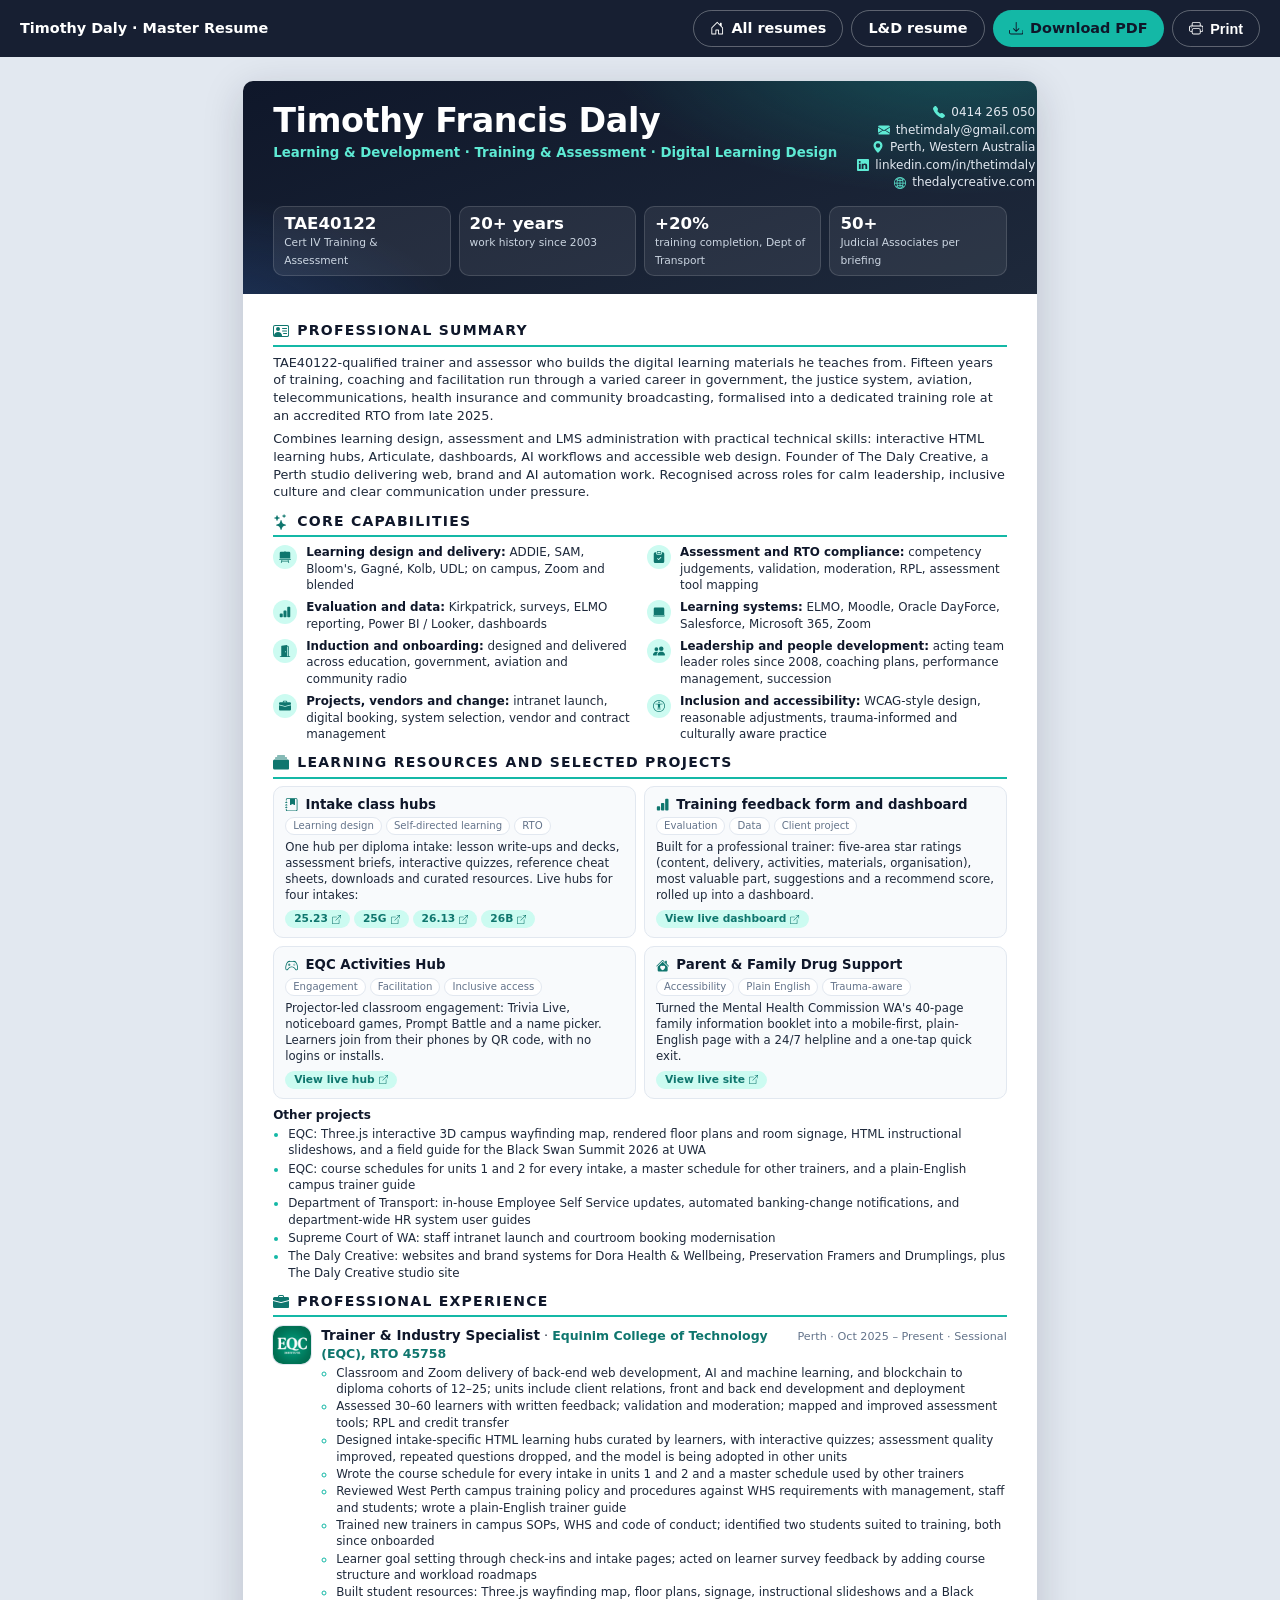
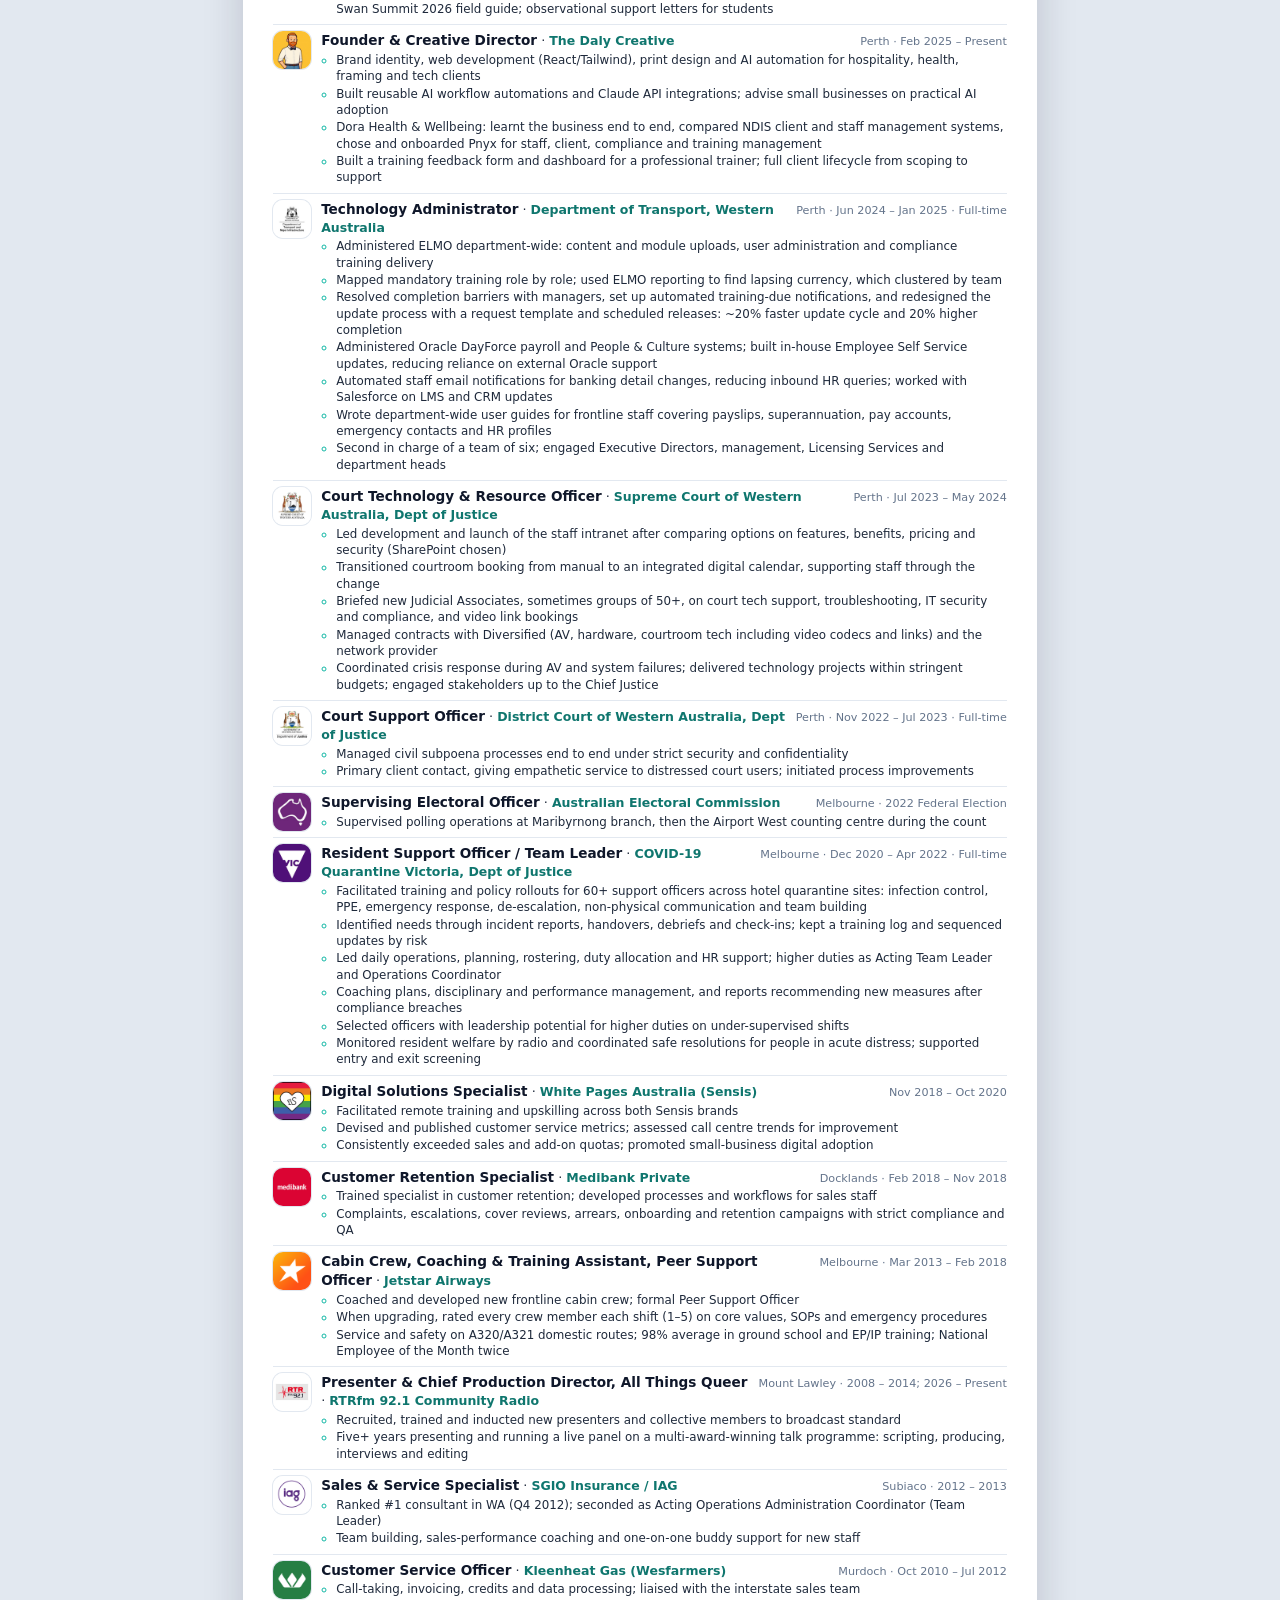
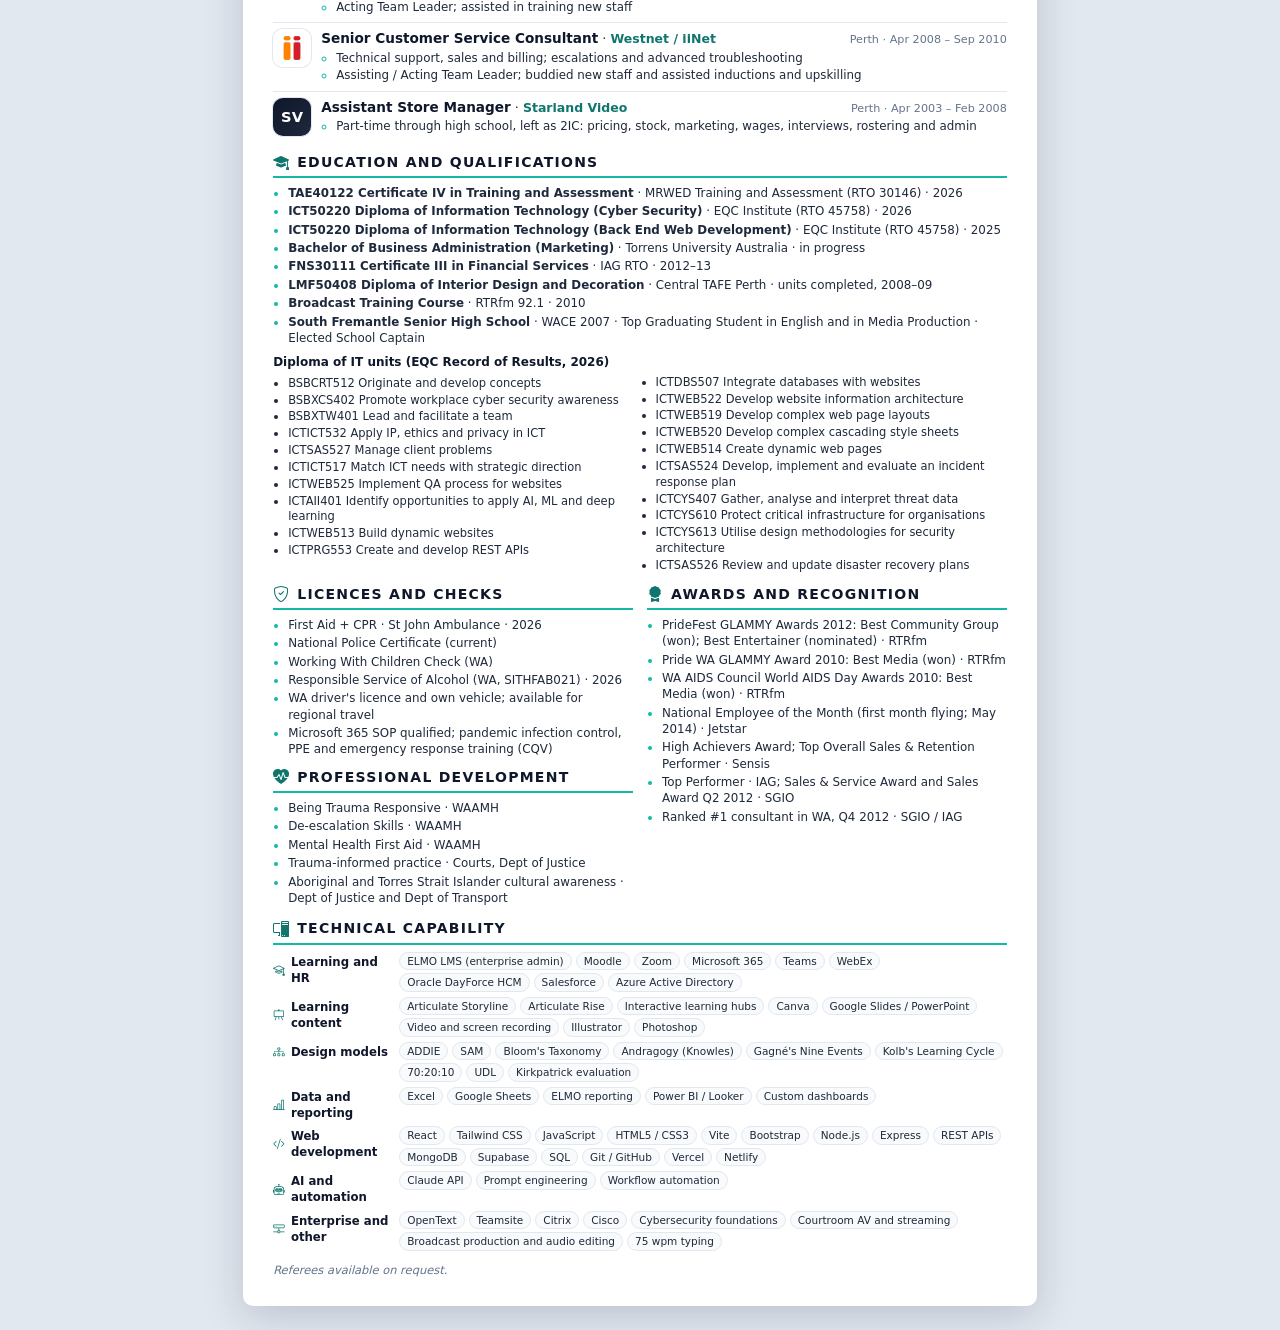
<file: master-resume.html>
<!DOCTYPE html>
<html lang="en-AU">
<head>
<meta charset="utf-8">
<meta name="viewport" content="width=device-width, initial-scale=1">
<title>Timothy Daly · Master Resume</title>
<meta name="description" content="Resume of Timothy Daly, TAE40122-qualified learning and development professional in Perth, WA.">
<link rel="icon" type="image/png" href="assets/images/logo.png">
<link rel="stylesheet" href="assets/css/styles.css">
<script src="assets/js/scripts.js" defer></script>
</head>
<body>
<div class="toolbar">
  <strong>Timothy Daly · Master Resume</strong>
  <span class="toolbar-actions">
    <a class="btn btn-ghost" href="index.html"><svg class="icon" viewBox="0 0 16 16" aria-hidden="true">
  <path d="M8.354 1.146a.5.5 0 0 0-.708 0l-6 6A.5.5 0 0 0 1.5 7.5v7a.5.5 0 0 0 .5.5h4.5a.5.5 0 0 0 .5-.5v-4h2v4a.5.5 0 0 0 .5.5H14a.5.5 0 0 0 .5-.5v-7a.5.5 0 0 0-.146-.354L13 5.793V2.5a.5.5 0 0 0-.5-.5h-1a.5.5 0 0 0-.5.5v1.293zM2.5 14V7.707l5.5-5.5 5.5 5.5V14H10v-4a.5.5 0 0 0-.5-.5h-3a.5.5 0 0 0-.5.5v4z"/>
</svg> All resumes</a>
    <a class="btn btn-ghost" href="ld-resume.html">L&amp;D resume</a>
    <a class="btn" href="assets/pdf/Tim-Daly-Master-Resume.pdf" download><svg class="icon" viewBox="0 0 16 16" aria-hidden="true">
  <path d="M.5 9.9a.5.5 0 0 1 .5.5v2.5a1 1 0 0 0 1 1h12a1 1 0 0 0 1-1v-2.5a.5.5 0 0 1 1 0v2.5a2 2 0 0 1-2 2H2a2 2 0 0 1-2-2v-2.5a.5.5 0 0 1 .5-.5"/>
  <path d="M7.646 11.854a.5.5 0 0 0 .708 0l3-3a.5.5 0 0 0-.708-.708L8.5 10.293V1.5a.5.5 0 0 0-1 0v8.793L5.354 8.146a.5.5 0 1 0-.708.708z"/>
</svg> Download PDF</a>
    <button class="btn btn-ghost" type="button" data-action="print"><svg class="icon" viewBox="0 0 16 16" aria-hidden="true">
  <path d="M2.5 8a.5.5 0 1 0 0-1 .5.5 0 0 0 0 1"/>
  <path d="M5 1a2 2 0 0 0-2 2v2H2a2 2 0 0 0-2 2v3a2 2 0 0 0 2 2h1v1a2 2 0 0 0 2 2h6a2 2 0 0 0 2-2v-1h1a2 2 0 0 0 2-2V7a2 2 0 0 0-2-2h-1V3a2 2 0 0 0-2-2zM4 3a1 1 0 0 1 1-1h6a1 1 0 0 1 1 1v2H4zm1 5a2 2 0 0 0-2 2v1H2a1 1 0 0 1-1-1V7a1 1 0 0 1 1-1h12a1 1 0 0 1 1 1v3a1 1 0 0 1-1 1h-1v-1a2 2 0 0 0-2-2zm7 2v3a1 1 0 0 1-1 1H5a1 1 0 0 1-1-1v-3a1 1 0 0 1 1-1h6a1 1 0 0 1 1 1"/>
</svg> Print</button>
  </span>
</div>
<div class="page">
<header class="hero">
  <div class="hero-top">
    <div>
      <h1>Timothy Francis Daly</h1>
      <p class="tagline">Learning &amp; Development · Training &amp; Assessment · Digital Learning Design</p>
    </div>
    <ul class="contact">
      <li><svg class="icon" viewBox="0 0 16 16" aria-hidden="true">
  <path fill-rule="evenodd" d="M1.885.511a1.745 1.745 0 0 1 2.61.163L6.29 2.98c.329.423.445.974.315 1.494l-.547 2.19a.68.68 0 0 0 .178.643l2.457 2.457a.68.68 0 0 0 .644.178l2.189-.547a1.75 1.75 0 0 1 1.494.315l2.306 1.794c.829.645.905 1.87.163 2.611l-1.034 1.034c-.74.74-1.846 1.065-2.877.702a18.6 18.6 0 0 1-7.01-4.42 18.6 18.6 0 0 1-4.42-7.009c-.362-1.03-.037-2.137.703-2.877z"/>
</svg> <a href="tel:+61414265050">0414 265 050</a></li>
      <li><svg class="icon" viewBox="0 0 16 16" aria-hidden="true">
  <path d="M.05 3.555A2 2 0 0 1 2 2h12a2 2 0 0 1 1.95 1.555L8 8.414zM0 4.697v7.104l5.803-3.558zM6.761 8.83l-6.57 4.027A2 2 0 0 0 2 14h12a2 2 0 0 0 1.808-1.144l-6.57-4.027L8 9.586zm3.436-.586L16 11.801V4.697z"/>
</svg> <a href="mailto:thetimdaly@gmail.com">thetimdaly@gmail.com</a></li>
      <li><svg class="icon" viewBox="0 0 16 16" aria-hidden="true">
  <path d="M8 16s6-5.686 6-10A6 6 0 0 0 2 6c0 4.314 6 10 6 10m0-7a3 3 0 1 1 0-6 3 3 0 0 1 0 6"/>
</svg> Perth, Western Australia</li>
      <li><svg class="icon" viewBox="0 0 16 16" aria-hidden="true">
  <path d="M0 1.146C0 .513.526 0 1.175 0h13.65C15.474 0 16 .513 16 1.146v13.708c0 .633-.526 1.146-1.175 1.146H1.175C.526 16 0 15.487 0 14.854zm4.943 12.248V6.169H2.542v7.225zm-1.2-8.212c.837 0 1.358-.554 1.358-1.248-.015-.709-.52-1.248-1.342-1.248S2.4 3.226 2.4 3.934c0 .694.521 1.248 1.327 1.248zm4.908 8.212V9.359c0-.216.016-.432.08-.586.173-.431.568-.878 1.232-.878.869 0 1.216.662 1.216 1.634v3.865h2.401V9.25c0-2.22-1.184-3.252-2.764-3.252-1.274 0-1.845.7-2.165 1.193v.025h-.016l.016-.025V6.169h-2.4c.03.678 0 7.225 0 7.225z"/>
</svg> <a href="https://linkedin.com/in/thetimdaly">linkedin.com/in/thetimdaly</a></li>
      <li><svg class="icon" viewBox="0 0 16 16" aria-hidden="true">
  <path d="M0 8a8 8 0 1 1 16 0A8 8 0 0 1 0 8m7.5-6.923c-.67.204-1.335.82-1.887 1.855q-.215.403-.395.872c.705.157 1.472.257 2.282.287zM4.249 3.539q.214-.577.481-1.078a7 7 0 0 1 .597-.933A7 7 0 0 0 3.051 3.05q.544.277 1.198.49zM3.509 7.5c.036-1.07.188-2.087.436-3.008a9 9 0 0 1-1.565-.667A6.96 6.96 0 0 0 1.018 7.5zm1.4-2.741a12.3 12.3 0 0 0-.4 2.741H7.5V5.091c-.91-.03-1.783-.145-2.591-.332M8.5 5.09V7.5h2.99a12.3 12.3 0 0 0-.399-2.741c-.808.187-1.681.301-2.591.332zM4.51 8.5c.035.987.176 1.914.399 2.741A13.6 13.6 0 0 1 7.5 10.91V8.5zm3.99 0v2.409c.91.03 1.783.145 2.591.332.223-.827.364-1.754.4-2.741zm-3.282 3.696q.18.469.395.872c.552 1.035 1.218 1.65 1.887 1.855V11.91c-.81.03-1.577.13-2.282.287zm.11 2.276a7 7 0 0 1-.598-.933 9 9 0 0 1-.481-1.079 8.4 8.4 0 0 0-1.198.49 7 7 0 0 0 2.276 1.522zm-1.383-2.964A13.4 13.4 0 0 1 3.508 8.5h-2.49a6.96 6.96 0 0 0 1.362 3.675c.47-.258.995-.482 1.565-.667m6.728 2.964a7 7 0 0 0 2.275-1.521 8.4 8.4 0 0 0-1.197-.49 9 9 0 0 1-.481 1.078 7 7 0 0 1-.597.933M8.5 11.909v3.014c.67-.204 1.335-.82 1.887-1.855q.216-.403.395-.872A12.6 12.6 0 0 0 8.5 11.91zm3.555-.401c.57.185 1.095.409 1.565.667A6.96 6.96 0 0 0 14.982 8.5h-2.49a13.4 13.4 0 0 1-.437 3.008M14.982 7.5a6.96 6.96 0 0 0-1.362-3.675c-.47.258-.995.482-1.565.667.248.92.4 1.938.437 3.008zM11.27 2.461q.266.502.482 1.078a8.4 8.4 0 0 0 1.196-.49 7 7 0 0 0-2.275-1.52c.218.283.418.597.597.932m-.488 1.343a8 8 0 0 0-.395-.872C9.835 1.897 9.17 1.282 8.5 1.077V4.09c.81-.03 1.577-.13 2.282-.287z"/>
</svg> <a href="https://thedalycreative.com">thedalycreative.com</a></li>
    </ul>
  </div>
  <div class="stats"><div class="stat"><b>TAE40122</b><span>Cert IV Training &amp; Assessment</span></div><div class="stat"><b>20+ years</b><span>work history since 2003</span></div><div class="stat"><b>+20%</b><span>training completion, Dept of Transport</span></div><div class="stat"><b>50+</b><span>Judicial Associates per briefing</span></div></div>
</header>
<main>
<section>
  <h2><svg class="icon" viewBox="0 0 16 16" aria-hidden="true">
  <path d="M5 8a2 2 0 1 0 0-4 2 2 0 0 0 0 4m4-2.5a.5.5 0 0 1 .5-.5h4a.5.5 0 0 1 0 1h-4a.5.5 0 0 1-.5-.5M9 8a.5.5 0 0 1 .5-.5h4a.5.5 0 0 1 0 1h-4A.5.5 0 0 1 9 8m1 2.5a.5.5 0 0 1 .5-.5h3a.5.5 0 0 1 0 1h-3a.5.5 0 0 1-.5-.5"/>
  <path d="M2 2a2 2 0 0 0-2 2v8a2 2 0 0 0 2 2h12a2 2 0 0 0 2-2V4a2 2 0 0 0-2-2zM1 4a1 1 0 0 1 1-1h12a1 1 0 0 1 1 1v8a1 1 0 0 1-1 1H8.96q.04-.245.04-.5C9 10.567 7.21 9 5 9c-2.086 0-3.8 1.398-3.984 3.181A1 1 0 0 1 1 12z"/>
</svg> Professional summary</h2>
  <p>TAE40122-qualified trainer and assessor who builds the digital learning materials he teaches from. Fifteen years of training, coaching and facilitation run through a varied career in government, the justice system, aviation, telecommunications, health insurance and community broadcasting, formalised into a dedicated training role at an accredited RTO from late 2025.</p>
  <p>Combines learning design, assessment and LMS administration with practical technical skills: interactive HTML learning hubs, Articulate, dashboards, AI workflows and accessible web design. Founder of The Daly Creative, a Perth studio delivering web, brand and AI automation work. Recognised across roles for calm leadership, inclusive culture and clear communication under pressure.</p>
</section>
<section>
  <h2><svg class="icon" viewBox="0 0 16 16" aria-hidden="true">
  <path d="M7.657 6.247c.11-.33.576-.33.686 0l.645 1.937a2.89 2.89 0 0 0 1.829 1.828l1.936.645c.33.11.33.576 0 .686l-1.937.645a2.89 2.89 0 0 0-1.828 1.829l-.645 1.936a.361.361 0 0 1-.686 0l-.645-1.937a2.89 2.89 0 0 0-1.828-1.828l-1.937-.645a.361.361 0 0 1 0-.686l1.937-.645a2.89 2.89 0 0 0 1.828-1.828zM3.794 1.148a.217.217 0 0 1 .412 0l.387 1.162c.173.518.579.924 1.097 1.097l1.162.387a.217.217 0 0 1 0 .412l-1.162.387A1.73 1.73 0 0 0 4.593 5.69l-.387 1.162a.217.217 0 0 1-.412 0L3.407 5.69A1.73 1.73 0 0 0 2.31 4.593l-1.162-.387a.217.217 0 0 1 0-.412l1.162-.387A1.73 1.73 0 0 0 3.407 2.31zM10.863.099a.145.145 0 0 1 .274 0l.258.774c.115.346.386.617.732.732l.774.258a.145.145 0 0 1 0 .274l-.774.258a1.16 1.16 0 0 0-.732.732l-.258.774a.145.145 0 0 1-.274 0l-.258-.774a1.16 1.16 0 0 0-.732-.732L9.1 2.137a.145.145 0 0 1 0-.274l.774-.258c.346-.115.617-.386.732-.732z"/>
</svg> Core capabilities</h2>
  <ul class="caps"><li><span class="ic"><svg class="icon" viewBox="0 0 16 16" aria-hidden="true">
  <path d="M8.447.276a.5.5 0 0 0-.894 0L7.19 1H2.5A1.5 1.5 0 0 0 1 2.5V10h14V2.5A1.5 1.5 0 0 0 13.5 1H8.809z"/>
  <path fill-rule="evenodd" d="M.5 11a.5.5 0 0 0 0 1h2.86l-.845 3.379a.5.5 0 0 0 .97.242L3.89 14h8.22l.405 1.621a.5.5 0 0 0 .97-.242L12.64 12h2.86a.5.5 0 0 0 0-1zm3.64 2 .25-1h7.22l.25 1z"/>
</svg></span><div><b>Learning design and delivery:</b> ADDIE, SAM, Bloom's, Gagné, Kolb, UDL; on campus, Zoom and blended</div></li><li><span class="ic"><svg class="icon" viewBox="0 0 16 16" aria-hidden="true">
  <path d="M6.5 0A1.5 1.5 0 0 0 5 1.5v1A1.5 1.5 0 0 0 6.5 4h3A1.5 1.5 0 0 0 11 2.5v-1A1.5 1.5 0 0 0 9.5 0zm3 1a.5.5 0 0 1 .5.5v1a.5.5 0 0 1-.5.5h-3a.5.5 0 0 1-.5-.5v-1a.5.5 0 0 1 .5-.5z"/>
  <path d="M4 1.5H3a2 2 0 0 0-2 2V14a2 2 0 0 0 2 2h10a2 2 0 0 0 2-2V3.5a2 2 0 0 0-2-2h-1v1A2.5 2.5 0 0 1 9.5 5h-3A2.5 2.5 0 0 1 4 2.5zm6.854 7.354-3 3a.5.5 0 0 1-.708 0l-1.5-1.5a.5.5 0 0 1 .708-.708L7.5 10.793l2.646-2.647a.5.5 0 0 1 .708.708"/>
</svg></span><div><b>Assessment and RTO compliance:</b> competency judgements, validation, moderation, RPL, assessment tool mapping</div></li><li><span class="ic"><svg class="icon" viewBox="0 0 16 16" aria-hidden="true">
  <path d="M1 11a1 1 0 0 1 1-1h2a1 1 0 0 1 1 1v3a1 1 0 0 1-1 1H2a1 1 0 0 1-1-1zm5-4a1 1 0 0 1 1-1h2a1 1 0 0 1 1 1v7a1 1 0 0 1-1 1H7a1 1 0 0 1-1-1zm5-5a1 1 0 0 1 1-1h2a1 1 0 0 1 1 1v12a1 1 0 0 1-1 1h-2a1 1 0 0 1-1-1z"/>
</svg></span><div><b>Evaluation and data:</b> Kirkpatrick, surveys, ELMO reporting, Power BI / Looker, dashboards</div></li><li><span class="ic"><svg class="icon" viewBox="0 0 16 16" aria-hidden="true">
  <path d="M2.5 2A1.5 1.5 0 0 0 1 3.5V12h14V3.5A1.5 1.5 0 0 0 13.5 2zM0 12.5h16a1.5 1.5 0 0 1-1.5 1.5h-13A1.5 1.5 0 0 1 0 12.5"/>
</svg></span><div><b>Learning systems:</b> ELMO, Moodle, Oracle DayForce, Salesforce, Microsoft 365, Zoom</div></li><li><span class="ic"><svg class="icon" viewBox="0 0 16 16" aria-hidden="true">
  <path d="M1.5 15a.5.5 0 0 0 0 1h13a.5.5 0 0 0 0-1H13V2.5A1.5 1.5 0 0 0 11.5 1H11V.5a.5.5 0 0 0-.57-.495l-7 1A.5.5 0 0 0 3 1.5V15zM11 2h.5a.5.5 0 0 1 .5.5V15h-1zm-2.5 8c-.276 0-.5-.448-.5-1s.224-1 .5-1 .5.448.5 1-.224 1-.5 1"/>
</svg></span><div><b>Induction and onboarding:</b> designed and delivered across education, government, aviation and community radio</div></li><li><span class="ic"><svg class="icon" viewBox="0 0 16 16" aria-hidden="true">
  <path d="M7 14s-1 0-1-1 1-4 5-4 5 3 5 4-1 1-1 1zm4-6a3 3 0 1 0 0-6 3 3 0 0 0 0 6m-5.784 6A2.24 2.24 0 0 1 5 13c0-1.355.68-2.75 1.936-3.72A6.3 6.3 0 0 0 5 9c-4 0-5 3-5 4s1 1 1 1zM4.5 8a2.5 2.5 0 1 0 0-5 2.5 2.5 0 0 0 0 5"/>
</svg></span><div><b>Leadership and people development:</b> acting team leader roles since 2008, coaching plans, performance management, succession</div></li><li><span class="ic"><svg class="icon" viewBox="0 0 16 16" aria-hidden="true">
  <path d="M6.5 1A1.5 1.5 0 0 0 5 2.5V3H1.5A1.5 1.5 0 0 0 0 4.5v1.384l7.614 2.03a1.5 1.5 0 0 0 .772 0L16 5.884V4.5A1.5 1.5 0 0 0 14.5 3H11v-.5A1.5 1.5 0 0 0 9.5 1zm0 1h3a.5.5 0 0 1 .5.5V3H6v-.5a.5.5 0 0 1 .5-.5"/>
  <path d="M0 12.5A1.5 1.5 0 0 0 1.5 14h13a1.5 1.5 0 0 0 1.5-1.5V6.85L8.129 8.947a.5.5 0 0 1-.258 0L0 6.85z"/>
</svg></span><div><b>Projects, vendors and change:</b> intranet launch, digital booking, system selection, vendor and contract management</div></li><li><span class="ic"><svg class="icon" viewBox="0 0 16 16" aria-hidden="true">
  <path d="M8 4.143A1.071 1.071 0 1 0 8 2a1.071 1.071 0 0 0 0 2.143m-4.668 1.47 3.24.316v2.5l-.323 4.585A.383.383 0 0 0 7 13.14l.826-4.017c.045-.18.301-.18.346 0L9 13.139a.383.383 0 0 0 .752-.125L9.43 8.43v-2.5l3.239-.316a.38.38 0 0 0-.047-.756H3.379a.38.38 0 0 0-.047.756Z"/>
  <path d="M8 0a8 8 0 1 0 0 16A8 8 0 0 0 8 0M1 8a7 7 0 1 1 14 0A7 7 0 0 1 1 8"/>
</svg></span><div><b>Inclusion and accessibility:</b> WCAG-style design, reasonable adjustments, trauma-informed and culturally aware practice</div></li></ul>
</section>
<section>
  <h2><svg class="icon" viewBox="0 0 16 16" aria-hidden="true">
  <path d="M0 13a1.5 1.5 0 0 0 1.5 1.5h13A1.5 1.5 0 0 0 16 13V6a1.5 1.5 0 0 0-1.5-1.5h-13A1.5 1.5 0 0 0 0 6zM2 3a.5.5 0 0 0 .5.5h11a.5.5 0 0 0 0-1h-11A.5.5 0 0 0 2 3m2-2a.5.5 0 0 0 .5.5h7a.5.5 0 0 0 0-1h-7A.5.5 0 0 0 4 1"/>
</svg> Learning resources and selected projects</h2>
  <div class="showcase"><article class="card"><h3><svg class="icon" viewBox="0 0 16 16" aria-hidden="true">
  <path fill-rule="evenodd" d="M6 1h6v7a.5.5 0 0 1-.757.429L9 7.083 6.757 8.43A.5.5 0 0 1 6 8z"/>
  <path d="M3 0h10a2 2 0 0 1 2 2v12a2 2 0 0 1-2 2H3a2 2 0 0 1-2-2v-1h1v1a1 1 0 0 0 1 1h10a1 1 0 0 0 1-1V2a1 1 0 0 0-1-1H3a1 1 0 0 0-1 1v1H1V2a2 2 0 0 1 2-2"/>
  <path d="M1 5v-.5a.5.5 0 0 1 1 0V5h.5a.5.5 0 0 1 0 1h-2a.5.5 0 0 1 0-1zm0 3v-.5a.5.5 0 0 1 1 0V8h.5a.5.5 0 0 1 0 1h-2a.5.5 0 0 1 0-1zm0 3v-.5a.5.5 0 0 1 1 0v.5h.5a.5.5 0 0 1 0 1h-2a.5.5 0 0 1 0-1z"/>
</svg> Intake class hubs</h3><div class="tags"><span class="tag">Learning design</span><span class="tag">Self-directed learning</span><span class="tag">RTO</span></div><p>One hub per diploma intake: lesson write-ups and decks, assessment briefs, interactive quizzes, reference cheat sheets, downloads and curated resources. Live hubs for four intakes:</p><div class="link"><a class="pill" href="https://eqc-hub-2523.vercel.app">25.23 <svg class="icon" viewBox="0 0 16 16" aria-hidden="true">
  <path fill-rule="evenodd" d="M8.636 3.5a.5.5 0 0 0-.5-.5H1.5A1.5 1.5 0 0 0 0 4.5v10A1.5 1.5 0 0 0 1.5 16h10a1.5 1.5 0 0 0 1.5-1.5V7.864a.5.5 0 0 0-1 0V14.5a.5.5 0 0 1-.5.5h-10a.5.5 0 0 1-.5-.5v-10a.5.5 0 0 1 .5-.5h6.636a.5.5 0 0 0 .5-.5"/>
  <path fill-rule="evenodd" d="M16 .5a.5.5 0 0 0-.5-.5h-5a.5.5 0 0 0 0 1h3.793L6.146 9.146a.5.5 0 1 0 .708.708L15 1.707V5.5a.5.5 0 0 0 1 0z"/>
</svg></a><a class="pill" href="https://eqc-hub-25g.vercel.app">25G <svg class="icon" viewBox="0 0 16 16" aria-hidden="true">
  <path fill-rule="evenodd" d="M8.636 3.5a.5.5 0 0 0-.5-.5H1.5A1.5 1.5 0 0 0 0 4.5v10A1.5 1.5 0 0 0 1.5 16h10a1.5 1.5 0 0 0 1.5-1.5V7.864a.5.5 0 0 0-1 0V14.5a.5.5 0 0 1-.5.5h-10a.5.5 0 0 1-.5-.5v-10a.5.5 0 0 1 .5-.5h6.636a.5.5 0 0 0 .5-.5"/>
  <path fill-rule="evenodd" d="M16 .5a.5.5 0 0 0-.5-.5h-5a.5.5 0 0 0 0 1h3.793L6.146 9.146a.5.5 0 1 0 .708.708L15 1.707V5.5a.5.5 0 0 0 1 0z"/>
</svg></a><a class="pill" href="https://eqc-hub-2613.vercel.app">26.13 <svg class="icon" viewBox="0 0 16 16" aria-hidden="true">
  <path fill-rule="evenodd" d="M8.636 3.5a.5.5 0 0 0-.5-.5H1.5A1.5 1.5 0 0 0 0 4.5v10A1.5 1.5 0 0 0 1.5 16h10a1.5 1.5 0 0 0 1.5-1.5V7.864a.5.5 0 0 0-1 0V14.5a.5.5 0 0 1-.5.5h-10a.5.5 0 0 1-.5-.5v-10a.5.5 0 0 1 .5-.5h6.636a.5.5 0 0 0 .5-.5"/>
  <path fill-rule="evenodd" d="M16 .5a.5.5 0 0 0-.5-.5h-5a.5.5 0 0 0 0 1h3.793L6.146 9.146a.5.5 0 1 0 .708.708L15 1.707V5.5a.5.5 0 0 0 1 0z"/>
</svg></a><a class="pill" href="https://eqc-hub-26b.vercel.app">26B <svg class="icon" viewBox="0 0 16 16" aria-hidden="true">
  <path fill-rule="evenodd" d="M8.636 3.5a.5.5 0 0 0-.5-.5H1.5A1.5 1.5 0 0 0 0 4.5v10A1.5 1.5 0 0 0 1.5 16h10a1.5 1.5 0 0 0 1.5-1.5V7.864a.5.5 0 0 0-1 0V14.5a.5.5 0 0 1-.5.5h-10a.5.5 0 0 1-.5-.5v-10a.5.5 0 0 1 .5-.5h6.636a.5.5 0 0 0 .5-.5"/>
  <path fill-rule="evenodd" d="M16 .5a.5.5 0 0 0-.5-.5h-5a.5.5 0 0 0 0 1h3.793L6.146 9.146a.5.5 0 1 0 .708.708L15 1.707V5.5a.5.5 0 0 0 1 0z"/>
</svg></a></div></article><article class="card"><h3><svg class="icon" viewBox="0 0 16 16" aria-hidden="true">
  <path d="M1 11a1 1 0 0 1 1-1h2a1 1 0 0 1 1 1v3a1 1 0 0 1-1 1H2a1 1 0 0 1-1-1zm5-4a1 1 0 0 1 1-1h2a1 1 0 0 1 1 1v7a1 1 0 0 1-1 1H7a1 1 0 0 1-1-1zm5-5a1 1 0 0 1 1-1h2a1 1 0 0 1 1 1v12a1 1 0 0 1-1 1h-2a1 1 0 0 1-1-1z"/>
</svg> Training feedback form and dashboard</h3><div class="tags"><span class="tag">Evaluation</span><span class="tag">Data</span><span class="tag">Client project</span></div><p>Built for a professional trainer: five-area star ratings (content, delivery, activities, materials, organisation), most valuable part, suggestions and a recommend score, rolled up into a dashboard.</p><div class="link"><a class="pill" href="https://dr-chris-mauri-feedback-dashboard.vercel.app">View live dashboard <svg class="icon" viewBox="0 0 16 16" aria-hidden="true">
  <path fill-rule="evenodd" d="M8.636 3.5a.5.5 0 0 0-.5-.5H1.5A1.5 1.5 0 0 0 0 4.5v10A1.5 1.5 0 0 0 1.5 16h10a1.5 1.5 0 0 0 1.5-1.5V7.864a.5.5 0 0 0-1 0V14.5a.5.5 0 0 1-.5.5h-10a.5.5 0 0 1-.5-.5v-10a.5.5 0 0 1 .5-.5h6.636a.5.5 0 0 0 .5-.5"/>
  <path fill-rule="evenodd" d="M16 .5a.5.5 0 0 0-.5-.5h-5a.5.5 0 0 0 0 1h3.793L6.146 9.146a.5.5 0 1 0 .708.708L15 1.707V5.5a.5.5 0 0 0 1 0z"/>
</svg></a></div></article><article class="card"><h3><svg class="icon" viewBox="0 0 16 16" aria-hidden="true">
  <path d="M11.5 6.027a.5.5 0 1 1-1 0 .5.5 0 0 1 1 0m-1.5 1.5a.5.5 0 1 0 0-1 .5.5 0 0 0 0 1m2.5-.5a.5.5 0 1 1-1 0 .5.5 0 0 1 1 0m-1.5 1.5a.5.5 0 1 0 0-1 .5.5 0 0 0 0 1m-6.5-3h1v1h1v1h-1v1h-1v-1h-1v-1h1z"/>
  <path d="M3.051 3.26a.5.5 0 0 1 .354-.613l1.932-.518a.5.5 0 0 1 .62.39c.655-.079 1.35-.117 2.043-.117.72 0 1.443.041 2.12.126a.5.5 0 0 1 .622-.399l1.932.518a.5.5 0 0 1 .306.729q.211.136.373.297c.408.408.78 1.05 1.095 1.772.32.733.599 1.591.805 2.466s.34 1.78.364 2.606c.024.816-.059 1.602-.328 2.21a1.42 1.42 0 0 1-1.445.83c-.636-.067-1.115-.394-1.513-.773-.245-.232-.496-.526-.739-.808-.126-.148-.25-.292-.368-.423-.728-.804-1.597-1.527-3.224-1.527s-2.496.723-3.224 1.527c-.119.131-.242.275-.368.423-.243.282-.494.575-.739.808-.398.38-.877.706-1.513.773a1.42 1.42 0 0 1-1.445-.83c-.27-.608-.352-1.395-.329-2.21.024-.826.16-1.73.365-2.606.206-.875.486-1.733.805-2.466.315-.722.687-1.364 1.094-1.772a2.3 2.3 0 0 1 .433-.335l-.028-.079zm2.036.412c-.877.185-1.469.443-1.733.708-.276.276-.587.783-.885 1.465a14 14 0 0 0-.748 2.295 12.4 12.4 0 0 0-.339 2.406c-.022.755.062 1.368.243 1.776a.42.42 0 0 0 .426.24c.327-.034.61-.199.929-.502.212-.202.4-.423.615-.674.133-.156.276-.323.44-.504C4.861 9.969 5.978 9.027 8 9.027s3.139.942 3.965 1.855c.164.181.307.348.44.504.214.251.403.472.615.674.318.303.601.468.929.503a.42.42 0 0 0 .426-.241c.18-.408.265-1.02.243-1.776a12.4 12.4 0 0 0-.339-2.406 14 14 0 0 0-.748-2.295c-.298-.682-.61-1.19-.885-1.465-.264-.265-.856-.523-1.733-.708-.85-.179-1.877-.27-2.913-.27s-2.063.091-2.913.27"/>
</svg> EQC Activities Hub</h3><div class="tags"><span class="tag">Engagement</span><span class="tag">Facilitation</span><span class="tag">Inclusive access</span></div><p>Projector-led classroom engagement: Trivia Live, noticeboard games, Prompt Battle and a name picker. Learners join from their phones by QR code, with no logins or installs.</p><div class="link"><a class="pill" href="https://eqc-activities-hub.vercel.app">View live hub <svg class="icon" viewBox="0 0 16 16" aria-hidden="true">
  <path fill-rule="evenodd" d="M8.636 3.5a.5.5 0 0 0-.5-.5H1.5A1.5 1.5 0 0 0 0 4.5v10A1.5 1.5 0 0 0 1.5 16h10a1.5 1.5 0 0 0 1.5-1.5V7.864a.5.5 0 0 0-1 0V14.5a.5.5 0 0 1-.5.5h-10a.5.5 0 0 1-.5-.5v-10a.5.5 0 0 1 .5-.5h6.636a.5.5 0 0 0 .5-.5"/>
  <path fill-rule="evenodd" d="M16 .5a.5.5 0 0 0-.5-.5h-5a.5.5 0 0 0 0 1h3.793L6.146 9.146a.5.5 0 1 0 .708.708L15 1.707V5.5a.5.5 0 0 0 1 0z"/>
</svg></a></div></article><article class="card"><h3><svg class="icon" viewBox="0 0 16 16" aria-hidden="true">
  <path d="M7.293 1.5a1 1 0 0 1 1.414 0L11 3.793V2.5a.5.5 0 0 1 .5-.5h1a.5.5 0 0 1 .5.5v3.293l2.354 2.353a.5.5 0 0 1-.708.707L8 2.207 1.354 8.853a.5.5 0 1 1-.708-.707z"/>
  <path d="m14 9.293-6-6-6 6V13.5A1.5 1.5 0 0 0 3.5 15h9a1.5 1.5 0 0 0 1.5-1.5zm-6-.811c1.664-1.673 5.825 1.254 0 5.018-5.825-3.764-1.664-6.691 0-5.018"/>
</svg> Parent &amp; Family Drug Support</h3><div class="tags"><span class="tag">Accessibility</span><span class="tag">Plain English</span><span class="tag">Trauma-aware</span></div><p>Turned the Mental Health Commission WA's 40-page family information booklet into a mobile-first, plain-English page with a 24/7 helpline and a one-tap quick exit.</p><div class="link"><a class="pill" href="https://family-drug-support-information-for-families.vercel.app">View live site <svg class="icon" viewBox="0 0 16 16" aria-hidden="true">
  <path fill-rule="evenodd" d="M8.636 3.5a.5.5 0 0 0-.5-.5H1.5A1.5 1.5 0 0 0 0 4.5v10A1.5 1.5 0 0 0 1.5 16h10a1.5 1.5 0 0 0 1.5-1.5V7.864a.5.5 0 0 0-1 0V14.5a.5.5 0 0 1-.5.5h-10a.5.5 0 0 1-.5-.5v-10a.5.5 0 0 1 .5-.5h6.636a.5.5 0 0 0 .5-.5"/>
  <path fill-rule="evenodd" d="M16 .5a.5.5 0 0 0-.5-.5h-5a.5.5 0 0 0 0 1h3.793L6.146 9.146a.5.5 0 1 0 .708.708L15 1.707V5.5a.5.5 0 0 0 1 0z"/>
</svg></a></div></article></div>
  <p class="sub">Other projects</p>
  <ul class="list"><li>EQC: Three.js interactive 3D campus wayfinding map, rendered floor plans and room signage, HTML instructional slideshows, and a field guide for the Black Swan Summit 2026 at UWA</li><li>EQC: course schedules for units 1 and 2 for every intake, a master schedule for other trainers, and a plain-English campus trainer guide</li><li>Department of Transport: in-house Employee Self Service updates, automated banking-change notifications, and department-wide HR system user guides</li><li>Supreme Court of WA: staff intranet launch and courtroom booking modernisation</li><li>The Daly Creative: websites and brand systems for Dora Health &amp; Wellbeing, Preservation Framers and Drumplings, plus The Daly Creative studio site</li></ul>
</section>
<section>
  <h2><svg class="icon" viewBox="0 0 16 16" aria-hidden="true">
  <path d="M6.5 1A1.5 1.5 0 0 0 5 2.5V3H1.5A1.5 1.5 0 0 0 0 4.5v1.384l7.614 2.03a1.5 1.5 0 0 0 .772 0L16 5.884V4.5A1.5 1.5 0 0 0 14.5 3H11v-.5A1.5 1.5 0 0 0 9.5 1zm0 1h3a.5.5 0 0 1 .5.5V3H6v-.5a.5.5 0 0 1 .5-.5"/>
  <path d="M0 12.5A1.5 1.5 0 0 0 1.5 14h13a1.5 1.5 0 0 0 1.5-1.5V6.85L8.129 8.947a.5.5 0 0 1-.258 0L0 6.85z"/>
</svg> Professional experience</h2>
  <ol class="jobs"><li class="job"><div class="logo"><img src="assets/images/logos/equinim.png" alt=""></div><div><div class="job-head"><div><span class="job-title">Trainer &amp; Industry Specialist</span> · <span class="job-org">Equinim College of Technology (EQC), RTO 45758</span></div><span class="job-meta">Perth · Oct 2025 – Present · Sessional</span></div><ul><li>Classroom and Zoom delivery of back-end web development, AI and machine learning, and blockchain to diploma cohorts of 12–25; units include client relations, front and back end development and deployment</li><li>Assessed 30–60 learners with written feedback; validation and moderation; mapped and improved assessment tools; RPL and credit transfer</li><li>Designed intake-specific HTML learning hubs curated by learners, with interactive quizzes; assessment quality improved, repeated questions dropped, and the model is being adopted in other units</li><li>Wrote the course schedule for every intake in units 1 and 2 and a master schedule used by other trainers</li><li>Reviewed West Perth campus training policy and procedures against WHS requirements with management, staff and students; wrote a plain-English trainer guide</li><li>Trained new trainers in campus SOPs, WHS and code of conduct; identified two students suited to training, both since onboarded</li><li>Learner goal setting through check-ins and intake pages; acted on learner survey feedback by adding course structure and workload roadmaps</li><li>Built student resources: Three.js wayfinding map, floor plans, signage, instructional slideshows and a Black Swan Summit 2026 field guide; observational support letters for students</li></ul></div></li>
<li class="job"><div class="logo"><img src="assets/images/logos/tdc.png" alt=""></div><div><div class="job-head"><div><span class="job-title">Founder &amp; Creative Director</span> · <span class="job-org">The Daly Creative</span></div><span class="job-meta">Perth · Feb 2025 – Present</span></div><ul><li>Brand identity, web development (React/Tailwind), print design and AI automation for hospitality, health, framing and tech clients</li><li>Built reusable AI workflow automations and Claude API integrations; advise small businesses on practical AI adoption</li><li>Dora Health &amp; Wellbeing: learnt the business end to end, compared NDIS client and staff management systems, chose and onboarded Pnyx for staff, client, compliance and training management</li><li>Built a training feedback form and dashboard for a professional trainer; full client lifecycle from scoping to support</li></ul></div></li>
<li class="job"><div class="logo"><img src="assets/images/logos/transport.png" alt=""></div><div><div class="job-head"><div><span class="job-title">Technology Administrator</span> · <span class="job-org">Department of Transport, Western Australia</span></div><span class="job-meta">Perth · Jun 2024 – Jan 2025 · Full-time</span></div><ul><li>Administered ELMO department-wide: content and module uploads, user administration and compliance training delivery</li><li>Mapped mandatory training role by role; used ELMO reporting to find lapsing currency, which clustered by team</li><li>Resolved completion barriers with managers, set up automated training-due notifications, and redesigned the update process with a request template and scheduled releases: ~20% faster update cycle and 20% higher completion</li><li>Administered Oracle DayForce payroll and People &amp; Culture systems; built in-house Employee Self Service updates, reducing reliance on external Oracle support</li><li>Automated staff email notifications for banking detail changes, reducing inbound HR queries; worked with Salesforce on LMS and CRM updates</li><li>Wrote department-wide user guides for frontline staff covering payslips, superannuation, pay accounts, emergency contacts and HR profiles</li><li>Second in charge of a team of six; engaged Executive Directors, management, Licensing Services and department heads</li></ul></div></li>
<li class="job"><div class="logo"><img src="assets/images/logos/supreme.png" alt=""></div><div><div class="job-head"><div><span class="job-title">Court Technology &amp; Resource Officer</span> · <span class="job-org">Supreme Court of Western Australia, Dept of Justice</span></div><span class="job-meta">Perth · Jul 2023 – May 2024</span></div><ul><li>Led development and launch of the staff intranet after comparing options on features, benefits, pricing and security (SharePoint chosen)</li><li>Transitioned courtroom booking from manual to an integrated digital calendar, supporting staff through the change</li><li>Briefed new Judicial Associates, sometimes groups of 50+, on court tech support, troubleshooting, IT security and compliance, and video link bookings</li><li>Managed contracts with Diversified (AV, hardware, courtroom tech including video codecs and links) and the network provider</li><li>Coordinated crisis response during AV and system failures; delivered technology projects within stringent budgets; engaged stakeholders up to the Chief Justice</li></ul></div></li>
<li class="job"><div class="logo"><img src="assets/images/logos/doj.png" alt=""></div><div><div class="job-head"><div><span class="job-title">Court Support Officer</span> · <span class="job-org">District Court of Western Australia, Dept of Justice</span></div><span class="job-meta">Perth · Nov 2022 – Jul 2023 · Full-time</span></div><ul><li>Managed civil subpoena processes end to end under strict security and confidentiality</li><li>Primary client contact, giving empathetic service to distressed court users; initiated process improvements</li></ul></div></li>
<li class="job"><div class="logo"><img src="assets/images/logos/aec.png" alt=""></div><div><div class="job-head"><div><span class="job-title">Supervising Electoral Officer</span> · <span class="job-org">Australian Electoral Commission</span></div><span class="job-meta">Melbourne · 2022 Federal Election</span></div><ul><li>Supervised polling operations at Maribyrnong branch, then the Airport West counting centre during the count</li></ul></div></li>
<li class="job"><div class="logo"><img src="assets/images/logos/vic.png" alt=""></div><div><div class="job-head"><div><span class="job-title">Resident Support Officer / Team Leader</span> · <span class="job-org">COVID-19 Quarantine Victoria, Dept of Justice</span></div><span class="job-meta">Melbourne · Dec 2020 – Apr 2022 · Full-time</span></div><ul><li>Facilitated training and policy rollouts for 60+ support officers across hotel quarantine sites: infection control, PPE, emergency response, de-escalation, non-physical communication and team building</li><li>Identified needs through incident reports, handovers, debriefs and check-ins; kept a training log and sequenced updates by risk</li><li>Led daily operations, planning, rostering, duty allocation and HR support; higher duties as Acting Team Leader and Operations Coordinator</li><li>Coaching plans, disciplinary and performance management, and reports recommending new measures after compliance breaches</li><li>Selected officers with leadership potential for higher duties on under-supervised shifts</li><li>Monitored resident welfare by radio and coordinated safe resolutions for people in acute distress; supported entry and exit screening</li></ul></div></li>
<li class="job"><div class="logo"><img src="assets/images/logos/sensis.png" alt=""></div><div><div class="job-head"><div><span class="job-title">Digital Solutions Specialist</span> · <span class="job-org">White Pages Australia (Sensis)</span></div><span class="job-meta">Nov 2018 – Oct 2020</span></div><ul><li>Facilitated remote training and upskilling across both Sensis brands</li><li>Devised and published customer service metrics; assessed call centre trends for improvement</li><li>Consistently exceeded sales and add-on quotas; promoted small-business digital adoption</li></ul></div></li>
<li class="job"><div class="logo"><img src="assets/images/logos/medibank.png" alt=""></div><div><div class="job-head"><div><span class="job-title">Customer Retention Specialist</span> · <span class="job-org">Medibank Private</span></div><span class="job-meta">Docklands · Feb 2018 – Nov 2018</span></div><ul><li>Trained specialist in customer retention; developed processes and workflows for sales staff</li><li>Complaints, escalations, cover reviews, arrears, onboarding and retention campaigns with strict compliance and QA</li></ul></div></li>
<li class="job"><div class="logo"><img src="assets/images/logos/jetstar.png" alt=""></div><div><div class="job-head"><div><span class="job-title">Cabin Crew, Coaching &amp; Training Assistant, Peer Support Officer</span> · <span class="job-org">Jetstar Airways</span></div><span class="job-meta">Melbourne · Mar 2013 – Feb 2018</span></div><ul><li>Coached and developed new frontline cabin crew; formal Peer Support Officer</li><li>When upgrading, rated every crew member each shift (1–5) on core values, SOPs and emergency procedures</li><li>Service and safety on A320/A321 domestic routes; 98% average in ground school and EP/IP training; National Employee of the Month twice</li></ul></div></li>
<li class="job"><div class="logo"><img src="assets/images/logos/rtrfm.png" alt=""></div><div><div class="job-head"><div><span class="job-title">Presenter &amp; Chief Production Director, All Things Queer</span> · <span class="job-org">RTRfm 92.1 Community Radio</span></div><span class="job-meta">Mount Lawley · 2008 – 2014; 2026 – Present</span></div><ul><li>Recruited, trained and inducted new presenters and collective members to broadcast standard</li><li>Five+ years presenting and running a live panel on a multi-award-winning talk programme: scripting, producing, interviews and editing</li></ul></div></li>
<li class="job"><div class="logo"><img src="assets/images/logos/iag.png" alt=""></div><div><div class="job-head"><div><span class="job-title">Sales &amp; Service Specialist</span> · <span class="job-org">SGIO Insurance / IAG</span></div><span class="job-meta">Subiaco · 2012 – 2013</span></div><ul><li>Ranked #1 consultant in WA (Q4 2012); seconded as Acting Operations Administration Coordinator (Team Leader)</li><li>Team building, sales-performance coaching and one-on-one buddy support for new staff</li></ul></div></li>
<li class="job"><div class="logo"><img src="assets/images/logos/wesfarmers.png" alt=""></div><div><div class="job-head"><div><span class="job-title">Customer Service Officer</span> · <span class="job-org">Kleenheat Gas (Wesfarmers)</span></div><span class="job-meta">Murdoch · Oct 2010 – Jul 2012</span></div><ul><li>Call-taking, invoicing, credits and data processing; liaised with the interstate sales team</li><li>Acting Team Leader; assisted in training new staff</li></ul></div></li>
<li class="job"><div class="logo"><img src="assets/images/logos/iinet.png" alt=""></div><div><div class="job-head"><div><span class="job-title">Senior Customer Service Consultant</span> · <span class="job-org">Westnet / iiNet</span></div><span class="job-meta">Perth · Apr 2008 – Sep 2010</span></div><ul><li>Technical support, sales and billing; escalations and advanced troubleshooting</li><li>Assisting / Acting Team Leader; buddied new staff and assisted inductions and upskilling</li></ul></div></li>
<li class="job"><div class="logo text">SV</div><div><div class="job-head"><div><span class="job-title">Assistant Store Manager</span> · <span class="job-org">Starland Video</span></div><span class="job-meta">Perth · Apr 2003 – Feb 2008</span></div><ul><li>Part-time through high school, left as 2IC: pricing, stock, marketing, wages, interviews, rostering and admin</li></ul></div></li></ol>
</section>
<section>
  <h2><svg class="icon" viewBox="0 0 16 16" aria-hidden="true">
  <path d="M8.211 2.047a.5.5 0 0 0-.422 0l-7.5 3.5a.5.5 0 0 0 .025.917l7.5 3a.5.5 0 0 0 .372 0L14 7.14V13a1 1 0 0 0-1 1v2h3v-2a1 1 0 0 0-1-1V6.739l.686-.275a.5.5 0 0 0 .025-.917z"/>
  <path d="M4.176 9.032a.5.5 0 0 0-.656.327l-.5 1.7a.5.5 0 0 0 .294.605l4.5 1.8a.5.5 0 0 0 .372 0l4.5-1.8a.5.5 0 0 0 .294-.605l-.5-1.7a.5.5 0 0 0-.656-.327L8 10.466z"/>
</svg> Education and qualifications</h2>
  <ul class="list"><li><b>TAE40122 Certificate IV in Training and Assessment</b> · MRWED Training and Assessment (RTO 30146) · 2026</li><li><b>ICT50220 Diploma of Information Technology (Cyber Security)</b> · EQC Institute (RTO 45758) · 2026</li><li><b>ICT50220 Diploma of Information Technology (Back End Web Development)</b> · EQC Institute (RTO 45758) · 2025</li><li><b>Bachelor of Business Administration (Marketing)</b> · Torrens University Australia · in progress</li><li><b>FNS30111 Certificate III in Financial Services</b> · IAG RTO · 2012–13</li><li><b>LMF50408 Diploma of Interior Design and Decoration</b> · Central TAFE Perth · units completed, 2008–09</li><li><b>Broadcast Training Course</b> · RTRfm 92.1 · 2010</li><li><b>South Fremantle Senior High School</b> · WACE 2007 · Top Graduating Student in English and in Media Production · Elected School Captain</li></ul>
  <p class="sub">Diploma of IT units (EQC Record of Results, 2026)</p>
  <ul class="units">
    <li>BSBCRT512 Originate and develop concepts</li>
    <li>BSBXCS402 Promote workplace cyber security awareness</li>
    <li>BSBXTW401 Lead and facilitate a team</li>
    <li>ICTICT532 Apply IP, ethics and privacy in ICT</li>
    <li>ICTSAS527 Manage client problems</li>
    <li>ICTICT517 Match ICT needs with strategic direction</li>
    <li>ICTWEB525 Implement QA process for websites</li>
    <li>ICTAII401 Identify opportunities to apply AI, ML and deep learning</li>
    <li>ICTWEB513 Build dynamic websites</li>
    <li>ICTPRG553 Create and develop REST APIs</li>
    <li>ICTDBS507 Integrate databases with websites</li>
    <li>ICTWEB522 Develop website information architecture</li>
    <li>ICTWEB519 Develop complex web page layouts</li>
    <li>ICTWEB520 Develop complex cascading style sheets</li>
    <li>ICTWEB514 Create dynamic web pages</li>
    <li>ICTSAS524 Develop, implement and evaluate an incident response plan</li>
    <li>ICTCYS407 Gather, analyse and interpret threat data</li>
    <li>ICTCYS610 Protect critical infrastructure for organisations</li>
    <li>ICTCYS613 Utilise design methodologies for security architecture</li>
    <li>ICTSAS526 Review and update disaster recovery plans</li>
  </ul>
</section>
<section class="two">
<div>
  <h2><svg class="icon" viewBox="0 0 16 16" aria-hidden="true">
  <path d="M5.338 1.59a61 61 0 0 0-2.837.856.48.48 0 0 0-.328.39c-.554 4.157.726 7.19 2.253 9.188a10.7 10.7 0 0 0 2.287 2.233c.346.244.652.42.893.533q.18.085.293.118a1 1 0 0 0 .101.025 1 1 0 0 0 .1-.025q.114-.034.294-.118c.24-.113.547-.29.893-.533a10.7 10.7 0 0 0 2.287-2.233c1.527-1.997 2.807-5.031 2.253-9.188a.48.48 0 0 0-.328-.39c-.651-.213-1.75-.56-2.837-.855C9.552 1.29 8.531 1.067 8 1.067c-.53 0-1.552.223-2.662.524zM5.072.56C6.157.265 7.31 0 8 0s1.843.265 2.928.56c1.11.3 2.229.655 2.887.87a1.54 1.54 0 0 1 1.044 1.262c.596 4.477-.787 7.795-2.465 9.99a11.8 11.8 0 0 1-2.517 2.453 7 7 0 0 1-1.048.625c-.28.132-.581.24-.829.24s-.548-.108-.829-.24a7 7 0 0 1-1.048-.625 11.8 11.8 0 0 1-2.517-2.453C1.928 10.487.545 7.169 1.141 2.692A1.54 1.54 0 0 1 2.185 1.43 63 63 0 0 1 5.072.56"/>
  <path d="M10.854 5.146a.5.5 0 0 1 0 .708l-3 3a.5.5 0 0 1-.708 0l-1.5-1.5a.5.5 0 1 1 .708-.708L7.5 7.793l2.646-2.647a.5.5 0 0 1 .708 0"/>
</svg> Licences and checks</h2>
  <ul class="list"><li>First Aid + CPR · St John Ambulance · 2026</li><li>National Police Certificate (current)</li><li>Working With Children Check (WA)</li><li>Responsible Service of Alcohol (WA, SITHFAB021) · 2026</li><li>WA driver's licence and own vehicle; available for regional travel</li><li>Microsoft 365 SOP qualified; pandemic infection control, PPE and emergency response training (CQV)</li></ul>
  <h2 style="margin-top:10px"><svg class="icon" viewBox="0 0 16 16" aria-hidden="true">
  <path d="M1.475 9C2.702 10.84 4.779 12.871 8 15c3.221-2.129 5.298-4.16 6.525-6H12a.5.5 0 0 1-.464-.314l-1.457-3.642-1.598 5.593a.5.5 0 0 1-.945.049L5.889 6.568l-1.473 2.21A.5.5 0 0 1 4 9z"/>
  <path d="M.88 8C-2.427 1.68 4.41-2 7.823 1.143q.09.083.176.171a3 3 0 0 1 .176-.17C11.59-2 18.426 1.68 15.12 8h-2.783l-1.874-4.686a.5.5 0 0 0-.945.049L7.921 8.956 6.464 5.314a.5.5 0 0 0-.88-.091L3.732 8z"/>
</svg> Professional development</h2>
  <ul class="list"><li>Being Trauma Responsive · WAAMH</li><li>De-escalation Skills · WAAMH</li><li>Mental Health First Aid · WAAMH</li><li>Trauma-informed practice · Courts, Dept of Justice</li><li>Aboriginal and Torres Strait Islander cultural awareness · Dept of Justice and Dept of Transport</li></ul>
</div>
<div>
  <h2><svg class="icon" viewBox="0 0 16 16" aria-hidden="true">
  <path d="m8 0 1.669.864 1.858.282.842 1.68 1.337 1.32L13.4 6l.306 1.854-1.337 1.32-.842 1.68-1.858.282L8 12l-1.669-.864-1.858-.282-.842-1.68-1.337-1.32L2.6 6l-.306-1.854 1.337-1.32.842-1.68L6.331.864z"/>
  <path d="M4 11.794V16l4-1 4 1v-4.206l-2.018.306L8 13.126 6.018 12.1z"/>
</svg> Awards and recognition</h2>
  <ul class="list"><li>PrideFest GLAMMY Awards 2012: Best Community Group (won); Best Entertainer (nominated) · RTRfm</li><li>Pride WA GLAMMY Award 2010: Best Media (won) · RTRfm</li><li>WA AIDS Council World AIDS Day Awards 2010: Best Media (won) · RTRfm</li><li>National Employee of the Month (first month flying; May 2014) · Jetstar</li><li>High Achievers Award; Top Overall Sales &amp; Retention Performer · Sensis</li><li>Top Performer · IAG; Sales &amp; Service Award and Sales Award Q2 2012 · SGIO</li><li>Ranked #1 consultant in WA, Q4 2012 · SGIO / IAG</li></ul>
</div>
</section>
<section>
  <h2><svg class="icon" viewBox="0 0 16 16" aria-hidden="true">
  <path d="M8 1a1 1 0 0 1 1-1h6a1 1 0 0 1 1 1v14a1 1 0 0 1-1 1H9a1 1 0 0 1-1-1zm1 13.5a.5.5 0 1 0 1 0 .5.5 0 0 0-1 0m2 0a.5.5 0 1 0 1 0 .5.5 0 0 0-1 0M9.5 1a.5.5 0 0 0 0 1h5a.5.5 0 0 0 0-1zM9 3.5a.5.5 0 0 0 .5.5h5a.5.5 0 0 0 0-1h-5a.5.5 0 0 0-.5.5M1.5 2A1.5 1.5 0 0 0 0 3.5v7A1.5 1.5 0 0 0 1.5 12H6v2h-.5a.5.5 0 0 0 0 1H7v-4H1.5a.5.5 0 0 1-.5-.5v-7a.5.5 0 0 1 .5-.5H7V2z"/>
</svg> Technical capability</h2>
  <div class="stack"><div class="stack-row"><div class="stack-label"><svg class="icon" viewBox="0 0 16 16" aria-hidden="true">
  <path d="M8.211 2.047a.5.5 0 0 0-.422 0l-7.5 3.5a.5.5 0 0 0 .025.917l7.5 3a.5.5 0 0 0 .372 0L14 7.14V13a1 1 0 0 0-1 1v2h3v-2a1 1 0 0 0-1-1V6.739l.686-.275a.5.5 0 0 0 .025-.917zM8 8.46 1.758 5.965 8 3.052l6.242 2.913z"/>
  <path d="M4.176 9.032a.5.5 0 0 0-.656.327l-.5 1.7a.5.5 0 0 0 .294.605l4.5 1.8a.5.5 0 0 0 .372 0l4.5-1.8a.5.5 0 0 0 .294-.605l-.5-1.7a.5.5 0 0 0-.656-.327L8 10.466zm-.068 1.873.22-.748 3.496 1.311a.5.5 0 0 0 .352 0l3.496-1.311.22.748L8 12.46z"/>
</svg> Learning and HR</div><div class="chips"><span class="chip">ELMO LMS (enterprise admin)</span><span class="chip">Moodle</span><span class="chip">Zoom</span><span class="chip">Microsoft 365</span><span class="chip">Teams</span><span class="chip">WebEx</span><span class="chip">Oracle DayForce HCM</span><span class="chip">Salesforce</span><span class="chip">Azure Active Directory</span></div></div><div class="stack-row"><div class="stack-label"><svg class="icon" viewBox="0 0 16 16" aria-hidden="true">
  <path d="M8 0a.5.5 0 0 1 .473.337L9.046 2H14a1 1 0 0 1 1 1v7a1 1 0 0 1-1 1h-1.85l1.323 3.837a.5.5 0 1 1-.946.326L11.092 11H8.5v3a.5.5 0 0 1-1 0v-3H4.908l-1.435 4.163a.5.5 0 1 1-.946-.326L3.85 11H2a1 1 0 0 1-1-1V3a1 1 0 0 1 1-1h4.954L7.527.337A.5.5 0 0 1 8 0M2 3v7h12V3z"/>
</svg> Learning content</div><div class="chips"><span class="chip">Articulate Storyline</span><span class="chip">Articulate Rise</span><span class="chip">Interactive learning hubs</span><span class="chip">Canva</span><span class="chip">Google Slides / PowerPoint</span><span class="chip">Video and screen recording</span><span class="chip">Illustrator</span><span class="chip">Photoshop</span></div></div><div class="stack-row"><div class="stack-label"><svg class="icon" viewBox="0 0 16 16" aria-hidden="true">
  <path fill-rule="evenodd" d="M6 3.5A1.5 1.5 0 0 1 7.5 2h1A1.5 1.5 0 0 1 10 3.5v1A1.5 1.5 0 0 1 8.5 6v1H14a.5.5 0 0 1 .5.5v1a.5.5 0 0 1-1 0V8h-5v.5a.5.5 0 0 1-1 0V8h-5v.5a.5.5 0 0 1-1 0v-1A.5.5 0 0 1 2 7h5.5V6A1.5 1.5 0 0 1 6 4.5zM8.5 5a.5.5 0 0 0 .5-.5v-1a.5.5 0 0 0-.5-.5h-1a.5.5 0 0 0-.5.5v1a.5.5 0 0 0 .5.5zM0 11.5A1.5 1.5 0 0 1 1.5 10h1A1.5 1.5 0 0 1 4 11.5v1A1.5 1.5 0 0 1 2.5 14h-1A1.5 1.5 0 0 1 0 12.5zm1.5-.5a.5.5 0 0 0-.5.5v1a.5.5 0 0 0 .5.5h1a.5.5 0 0 0 .5-.5v-1a.5.5 0 0 0-.5-.5zm4.5.5A1.5 1.5 0 0 1 7.5 10h1a1.5 1.5 0 0 1 1.5 1.5v1A1.5 1.5 0 0 1 8.5 14h-1A1.5 1.5 0 0 1 6 12.5zm1.5-.5a.5.5 0 0 0-.5.5v1a.5.5 0 0 0 .5.5h1a.5.5 0 0 0 .5-.5v-1a.5.5 0 0 0-.5-.5zm4.5.5a1.5 1.5 0 0 1 1.5-1.5h1a1.5 1.5 0 0 1 1.5 1.5v1a1.5 1.5 0 0 1-1.5 1.5h-1a1.5 1.5 0 0 1-1.5-1.5zm1.5-.5a.5.5 0 0 0-.5.5v1a.5.5 0 0 0 .5.5h1a.5.5 0 0 0 .5-.5v-1a.5.5 0 0 0-.5-.5z"/>
</svg> Design models</div><div class="chips"><span class="chip">ADDIE</span><span class="chip">SAM</span><span class="chip">Bloom's Taxonomy</span><span class="chip">Andragogy (Knowles)</span><span class="chip">Gagné's Nine Events</span><span class="chip">Kolb's Learning Cycle</span><span class="chip">70:20:10</span><span class="chip">UDL</span><span class="chip">Kirkpatrick evaluation</span></div></div><div class="stack-row"><div class="stack-label"><svg class="icon" viewBox="0 0 16 16" aria-hidden="true">
  <path d="M11 2a1 1 0 0 1 1-1h2a1 1 0 0 1 1 1v12h.5a.5.5 0 0 1 0 1H.5a.5.5 0 0 1 0-1H1v-3a1 1 0 0 1 1-1h2a1 1 0 0 1 1 1v3h1V7a1 1 0 0 1 1-1h2a1 1 0 0 1 1 1v7h1zm1 12h2V2h-2zm-3 0V7H7v7zm-5 0v-3H2v3z"/>
</svg> Data and reporting</div><div class="chips"><span class="chip">Excel</span><span class="chip">Google Sheets</span><span class="chip">ELMO reporting</span><span class="chip">Power BI / Looker</span><span class="chip">Custom dashboards</span></div></div><div class="stack-row"><div class="stack-label"><svg class="icon" viewBox="0 0 16 16" aria-hidden="true">
  <path d="M10.478 1.647a.5.5 0 1 0-.956-.294l-4 13a.5.5 0 0 0 .956.294zM4.854 4.146a.5.5 0 0 1 0 .708L1.707 8l3.147 3.146a.5.5 0 0 1-.708.708l-3.5-3.5a.5.5 0 0 1 0-.708l3.5-3.5a.5.5 0 0 1 .708 0m6.292 0a.5.5 0 0 0 0 .708L14.293 8l-3.147 3.146a.5.5 0 0 0 .708.708l3.5-3.5a.5.5 0 0 0 0-.708l-3.5-3.5a.5.5 0 0 0-.708 0"/>
</svg> Web development</div><div class="chips"><span class="chip">React</span><span class="chip">Tailwind CSS</span><span class="chip">JavaScript</span><span class="chip">HTML5 / CSS3</span><span class="chip">Vite</span><span class="chip">Bootstrap</span><span class="chip">Node.js</span><span class="chip">Express</span><span class="chip">REST APIs</span><span class="chip">MongoDB</span><span class="chip">Supabase</span><span class="chip">SQL</span><span class="chip">Git / GitHub</span><span class="chip">Vercel</span><span class="chip">Netlify</span></div></div><div class="stack-row"><div class="stack-label"><svg class="icon" viewBox="0 0 16 16" aria-hidden="true">
  <path d="M6 12.5a.5.5 0 0 1 .5-.5h3a.5.5 0 0 1 0 1h-3a.5.5 0 0 1-.5-.5M3 8.062C3 6.76 4.235 5.765 5.53 5.886a26.6 26.6 0 0 0 4.94 0C11.765 5.765 13 6.76 13 8.062v1.157a.93.93 0 0 1-.765.935c-.845.147-2.34.346-4.235.346s-3.39-.2-4.235-.346A.93.93 0 0 1 3 9.219zm4.542-.827a.25.25 0 0 0-.217.068l-.92.9a25 25 0 0 1-1.871-.183.25.25 0 0 0-.068.495c.55.076 1.232.149 2.02.193a.25.25 0 0 0 .189-.071l.754-.736.847 1.71a.25.25 0 0 0 .404.062l.932-.97a25 25 0 0 0 1.922-.188.25.25 0 0 0-.068-.495c-.538.074-1.207.145-1.98.189a.25.25 0 0 0-.166.076l-.754.785-.842-1.7a.25.25 0 0 0-.182-.135"/>
  <path d="M8.5 1.866a1 1 0 1 0-1 0V3h-2A4.5 4.5 0 0 0 1 7.5V8a1 1 0 0 0-1 1v2a1 1 0 0 0 1 1v1a2 2 0 0 0 2 2h10a2 2 0 0 0 2-2v-1a1 1 0 0 0 1-1V9a1 1 0 0 0-1-1v-.5A4.5 4.5 0 0 0 10.5 3h-2zM14 7.5V13a1 1 0 0 1-1 1H3a1 1 0 0 1-1-1V7.5A3.5 3.5 0 0 1 5.5 4h5A3.5 3.5 0 0 1 14 7.5"/>
</svg> AI and automation</div><div class="chips"><span class="chip">Claude API</span><span class="chip">Prompt engineering</span><span class="chip">Workflow automation</span></div></div><div class="stack-row"><div class="stack-label"><svg class="icon" viewBox="0 0 16 16" aria-hidden="true">
  <path d="M4.5 5a.5.5 0 1 0 0-1 .5.5 0 0 0 0 1M3 4.5a.5.5 0 1 1-1 0 .5.5 0 0 1 1 0"/>
  <path d="M0 4a2 2 0 0 1 2-2h12a2 2 0 0 1 2 2v1a2 2 0 0 1-2 2H8.5v3a1.5 1.5 0 0 1 1.5 1.5h5.5a.5.5 0 0 1 0 1H10A1.5 1.5 0 0 1 8.5 14h-1A1.5 1.5 0 0 1 6 12.5H.5a.5.5 0 0 1 0-1H6A1.5 1.5 0 0 1 7.5 10V7H2a2 2 0 0 1-2-2zm1 0v1a1 1 0 0 0 1 1h12a1 1 0 0 0 1-1V4a1 1 0 0 0-1-1H2a1 1 0 0 0-1 1m6 7.5v1a.5.5 0 0 0 .5.5h1a.5.5 0 0 0 .5-.5v-1a.5.5 0 0 0-.5-.5h-1a.5.5 0 0 0-.5.5"/>
</svg> Enterprise and other</div><div class="chips"><span class="chip">OpenText</span><span class="chip">Teamsite</span><span class="chip">Citrix</span><span class="chip">Cisco</span><span class="chip">Cybersecurity foundations</span><span class="chip">Courtroom AV and streaming</span><span class="chip">Broadcast production and audio editing</span><span class="chip">75 wpm typing</span></div></div></div>
  <p class="foot">Referees available on request.</p>

</section>
</main>
</div>
</body>
</html>
</file>
<file: assets/css/styles.css>
:root{
  --ink:#0f172a; --ink-2:#1e293b; --accent:#14b8a6; --accent-dark:#0f766e; --accent-light:#5eead4;
  --text:#1e293b; --muted:#64748b; --surface:#f8fafc; --border:#e2e8f0;
}
*{box-sizing:border-box}
html{-webkit-print-color-adjust:exact;print-color-adjust:exact}
body{margin:0;background:#e2e8f0;color:var(--text);
  font-family:system-ui,-apple-system,"Segoe UI",Roboto,"Helvetica Neue",Arial,sans-serif;
  font-size:9.6pt;line-height:1.38}
a{color:var(--accent-dark);text-decoration:none}
a:hover{text-decoration:underline}
.icon{width:1em;height:1em;vertical-align:-.125em;fill:currentColor;flex:none}

/* screen toolbar */
.toolbar{position:sticky;top:0;z-index:10;background:rgba(15,23,42,.96);color:#fff;
  display:flex;justify-content:space-between;align-items:center;gap:1rem;padding:.6rem 1.25rem;font-size:.9rem}
.toolbar strong{font-weight:600}
.btn{display:inline-flex;align-items:center;gap:.45rem;padding:.5rem 1rem;border-radius:999px;
  background:var(--accent);color:var(--ink);font-weight:600;border:0;cursor:pointer;font-size:.9rem}
.btn:hover{background:var(--accent-light);text-decoration:none}
.btn-ghost{background:transparent;color:#fff;border:1px solid rgba(255,255,255,.3)}
.btn-ghost:hover{background:rgba(255,255,255,.1)}

.page{max-width:210mm;margin:1.5rem auto;background:#fff;box-shadow:0 10px 40px rgba(15,23,42,.18);border-radius:10px;overflow:hidden}

/* header */
header.hero{color:#f1f5f9;padding:22px 30px 18px;
  background:radial-gradient(600px 260px at 90% -20%,rgba(20,184,166,.35),transparent 60%),
             radial-gradient(500px 240px at -10% 120%,rgba(59,130,246,.25),transparent 60%),
             linear-gradient(160deg,var(--ink),var(--ink-2))}
.hero-top{display:flex;justify-content:space-between;gap:20px;align-items:flex-start}
h1{margin:0;font-size:25pt;letter-spacing:-.01em;line-height:1.1;color:#fff}
.tagline{margin:4px 0 0;color:var(--accent-light);font-weight:600;font-size:10pt;white-space:nowrap}
.contact{list-style:none;margin:0;padding:0;font-size:9pt;color:#e2e8f0;text-align:right}
.contact li{display:flex;align-items:center;justify-content:flex-end;gap:6px;margin:1px 0}
.contact a{color:#e2e8f0}
.contact .icon{color:var(--accent-light)}
.stats{display:grid;grid-template-columns:repeat(4,1fr);gap:8px;margin-top:14px}
.stat{background:rgba(255,255,255,.07);border:1px solid rgba(255,255,255,.14);border-radius:10px;padding:7px 10px}
.stat b{display:block;color:#fff;font-size:12.5pt;line-height:1.15}
.stat span{color:#cbd5e1;font-size:8pt}

main{padding:16px 30px 22px}
section{margin-top:11px}
h2{display:flex;align-items:center;gap:8px;margin:0 0 7px;font-size:10.5pt;letter-spacing:.09em;
  text-transform:uppercase;color:var(--ink);padding-bottom:4px;border-bottom:2px solid var(--accent);break-after:avoid}
h2 .icon{color:var(--accent-dark);font-size:1.15em}
p{margin:0 0 6px}

/* capabilities grid */
.caps{display:grid;grid-template-columns:1fr 1fr;gap:6px 14px;list-style:none;margin:0;padding:0}
.caps li{display:flex;gap:9px;align-items:flex-start;break-inside:avoid}
.caps .ic{flex:none;width:24px;height:24px;border-radius:50%;background:#ccfbf1;color:var(--accent-dark);
  display:grid;place-items:center;font-size:12px;margin-top:1px}
.caps b{color:var(--ink)}
.caps div{font-size:8.9pt}

/* showcase */
.showcase{display:grid;grid-template-columns:1fr 1fr;gap:8px}
.card{border:1px solid var(--border);border-radius:10px;padding:9px 11px;background:var(--surface);break-inside:avoid}
.card h3{display:flex;align-items:center;gap:7px;margin:0 0 3px;font-size:10pt;color:var(--ink)}
.card h3 .icon{color:var(--accent-dark)}
.card p{font-size:8.8pt;margin:0 0 4px}
.card .tags{display:flex;flex-wrap:wrap;gap:4px;margin-bottom:4px}
.tag{font-size:7.6pt;padding:1px 7px;border-radius:999px;background:#fff;border:1px solid var(--border);color:var(--muted)}
.card .link{font-size:8.6pt;display:flex;flex-direction:column;gap:1px}
.card .link a{display:inline-flex;align-items:center;gap:4px}

/* experience */
.jobs{list-style:none;margin:0;padding:0}
.job{display:grid;grid-template-columns:38px 1fr;gap:10px;padding:6px 0;border-top:1px solid var(--border)}
.job-head{break-after:avoid}
.job li{break-inside:avoid}
.job:first-child{border-top:0;padding-top:2px}
.logo{width:38px;height:38px;border-radius:10px;overflow:hidden;background:#fff;box-shadow:0 0 0 1px var(--border)}
.logo img{width:100%;height:100%;object-fit:cover;display:block}
.logo.badge{box-shadow:none}
.logo svg{width:38px;height:38px;display:block}
.job-head{display:flex;justify-content:space-between;gap:10px;align-items:baseline}
.job-title{font-weight:700;color:var(--ink);font-size:10.2pt}
.job-org{color:var(--accent-dark);font-weight:600;font-size:9.4pt}
.job-meta{color:var(--muted);font-size:8.4pt;white-space:nowrap}
.job ul{margin:2px 0 0;padding-left:15px;font-size:8.9pt}
.job li{margin:1px 0}
.job li::marker{color:var(--accent)}

.earlier-grid{list-style:none;margin:0;padding:0;display:grid;grid-template-columns:1fr 1fr;gap:7px 14px}
.earlier-grid li{display:flex;gap:9px;align-items:flex-start;font-size:8.9pt;break-inside:avoid}
.earlier-grid .dot{flex:none;width:30px;height:30px;border-radius:50%;overflow:hidden;background:#fff;box-shadow:0 0 0 1px var(--border);margin-top:1px}
.earlier-grid .dot img{width:100%;height:100%;object-fit:cover;display:block}
.earlier-grid b{color:var(--ink)}
.yr{color:var(--muted);font-size:8pt;white-space:nowrap}
.stack{display:flex;flex-direction:column;gap:5px}
.stack-row{display:grid;grid-template-columns:118px 1fr;gap:8px;align-items:start;break-inside:avoid}
.stack-label{display:flex;align-items:center;gap:6px;font-weight:700;color:var(--ink);font-size:8.8pt;padding-top:2px}
.stack-label .icon{color:var(--accent-dark)}
.chips{display:flex;flex-wrap:wrap;gap:3px 4px}
.chip{font-size:7.9pt;padding:1px 7px;border-radius:999px;background:var(--surface);border:1px solid var(--border);color:var(--text)}
.earlier{list-style:none;padding:0;margin:0;font-size:9.2pt}
.earlier li{padding:3px 0}
.two{display:grid;grid-template-columns:1fr 1fr;gap:14px}
.list{margin:0;padding-left:15px;font-size:8.9pt}
.list li{margin:2px 0}
.list li::marker{color:var(--accent)}
.essential{display:inline-block;font-size:7.4pt;font-weight:700;letter-spacing:.04em;text-transform:uppercase;
  background:var(--accent);color:var(--ink);padding:0 6px;border-radius:999px;margin-left:4px;vertical-align:1px}
.kv{font-size:8.9pt;margin:0 0 2px}
.kv b{color:var(--ink)}
.foot{margin-top:12px;font-size:8.6pt;color:var(--muted);font-style:italic}

@media (max-width:720px){
  .page{margin:0;border-radius:0}
  .hero-top{flex-direction:column}.contact{text-align:left}.contact li{justify-content:flex-start}
  .stats,.caps,.showcase,.two{grid-template-columns:1fr 1fr}
  .caps,.showcase,.two{grid-template-columns:1fr}
  main,header.hero{padding-left:18px;padding-right:18px}
  .job-head{flex-direction:column}
}
@page{size:A4;margin:11mm 0 11mm}
@page :first{margin-top:0}
@media print{
  body{background:#fff}
  .toolbar{display:none}
  .page{margin:0;max-width:none;box-shadow:none;border-radius:0}
  main{padding:12px 13mm 0}
  header.hero{padding:13mm 13mm 14px}
  a{text-decoration:none}
}

.earlier-grid{list-style:none;margin:0;padding:0;display:grid;grid-template-columns:1fr 1fr;gap:7px 14px}
.earlier-grid li{display:flex;gap:9px;align-items:flex-start;font-size:8.9pt;break-inside:avoid}
.earlier-grid .dot{flex:none;width:30px;height:30px;border-radius:50%;overflow:hidden;background:#fff;box-shadow:0 0 0 1px var(--border);margin-top:1px;display:grid;place-items:center}
.earlier-grid .dot img{width:100%;height:100%;object-fit:cover;display:block}
.earlier-grid b{color:var(--ink)}
.yr{color:var(--muted);font-size:8pt;white-space:nowrap}
.stack{display:flex;flex-direction:column;gap:5px}
.stack-row{display:grid;grid-template-columns:118px 1fr;gap:8px;align-items:start;break-inside:avoid}
.stack-label{display:flex;align-items:center;gap:6px;font-weight:700;color:var(--ink);font-size:8.8pt;padding-top:2px}
.stack-label .icon{color:var(--accent-dark)}
.chips{display:flex;flex-wrap:wrap;gap:3px 4px}
.chip{font-size:7.9pt;padding:1px 7px;border-radius:999px;background:var(--surface);border:1px solid var(--border);color:var(--text)}
.logo{width:38px;height:38px;border-radius:10px;overflow:hidden;background:#fff;box-shadow:0 0 0 1px var(--border)}
.logo img{width:100%;height:100%;object-fit:cover;display:block}
.logo.text{display:grid;place-items:center;background:linear-gradient(135deg,var(--ink),var(--ink-2));color:#fff;font-weight:800;font-size:11pt;letter-spacing:.02em}
.job{grid-template-columns:38px 1fr !important}
.caps .ic{border-radius:50% !important}
.units{columns:2;column-gap:16px;font-size:8.6pt;margin:4px 0 0;padding-left:15px}
.units li{break-inside:avoid;margin:1px 0}
.sub{font-weight:700;color:var(--ink);font-size:9pt;margin:8px 0 2px;break-after:avoid}
.list{break-before:auto}
.note{font-size:8.4pt;color:var(--muted);margin:2px 0 0}
.card{display:flex;flex-direction:column}
.card p{flex:1}
.card .link{display:flex;flex-direction:row;flex-wrap:wrap;gap:4px;margin-top:2px}
.card .link a.pill{display:inline-flex;align-items:center;gap:4px;font-size:8pt;font-weight:600;padding:2px 9px;border-radius:999px;background:#ccfbf1;color:var(--accent-dark);text-decoration:none}
.card .link a.pill .icon{font-size:.85em}

/* ---------- shared toolbar ---------- */
.toolbar-actions{display:flex;gap:.5rem;flex-wrap:wrap;justify-content:flex-end}

/* ---------- landing page (index.html) ---------- */
.landing{max-width:860px;margin:32px auto;padding:0 16px 40px}
.landing .hero{border-radius:16px}
.landing-brand{display:flex;align-items:center;gap:14px}
.landing-brand img{width:72px;height:72px;border-radius:50%;object-fit:cover;box-shadow:0 0 0 3px rgba(255,255,255,.85)}
.landing-intro{font-size:11pt;margin:18px 2px 6px;color:var(--text)}
.resume-grid{display:grid;grid-template-columns:repeat(auto-fit,minmax(260px,1fr));gap:16px;margin-top:16px}
.resume-card{background:#fff;border:1px solid var(--border);border-radius:14px;padding:18px;display:flex;flex-direction:column;gap:8px}
.resume-card h2{margin:0;font-size:13pt;color:var(--ink);display:flex;align-items:center;gap:8px;border:0;padding:0}
.resume-card h2 .icon{color:var(--accent-dark)}
.resume-card p{margin:0;flex:1;font-size:9.8pt}
.resume-card .meta{font-size:8.6pt;color:var(--muted)}
.resume-card .actions{display:flex;gap:8px;flex-wrap:wrap;margin-top:6px}
.resume-card .actions a{display:inline-flex;align-items:center;gap:6px;padding:6px 12px;border-radius:999px;font-size:9.4pt;font-weight:600}
.resume-card .actions .primary{background:var(--accent-dark);color:#fff}
.resume-card .actions .secondary{background:#ccfbf1;color:var(--accent-dark)}
.landing-contact{list-style:none;padding:0;margin:22px 0 0;display:flex;flex-wrap:wrap;gap:8px 18px;font-size:9.8pt}
.landing-contact li{display:flex;align-items:center;gap:6px}
.landing-contact .icon{color:var(--accent-dark)}
</file>
